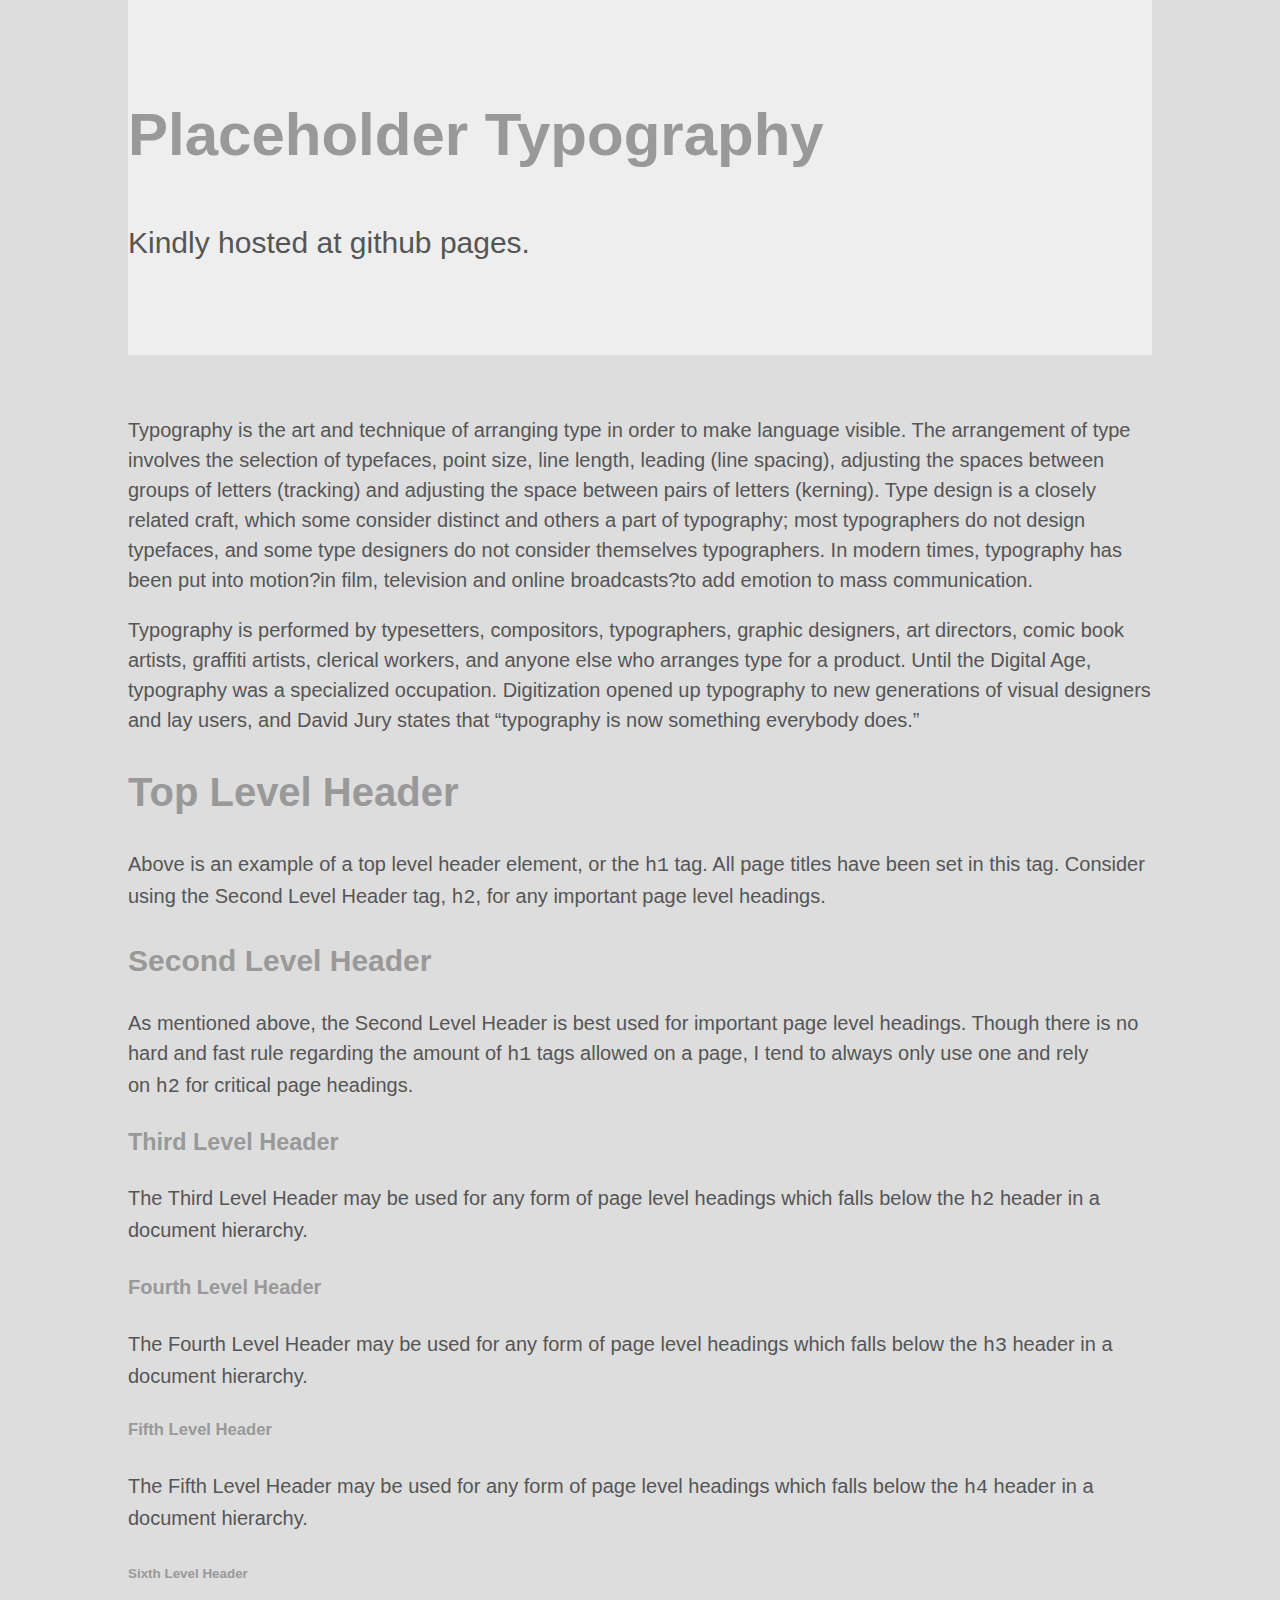
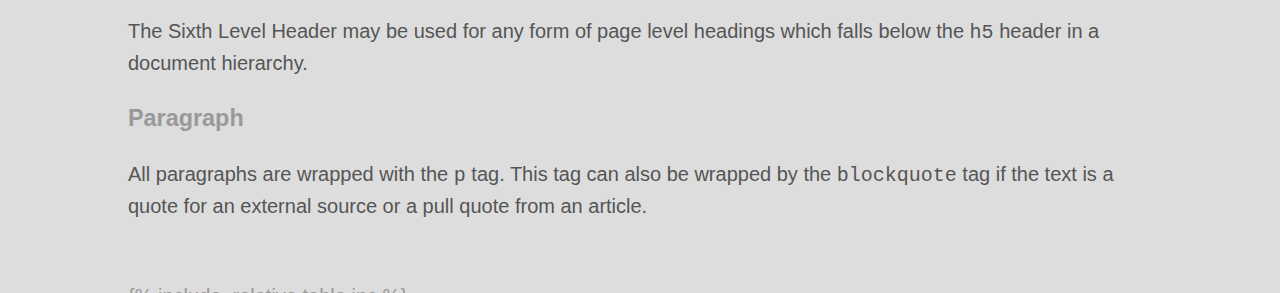
<file: index.html>
<!DOCTYPE html>
<html>
<head>
<title>Placeholder</title>
<meta name="viewport" content="width=480">
<style>

:first-child {
	margin-top: 0;
}

:last-child {
	margin-bottom: 0;
}

body {
	background: #ddd;
	color: #999;
	font-family: Helvetica, sans-serif;
	font-size: 20px;
	line-height: 1.5;
	margin: 0 auto;
	width: 80%;
	max-width: 1200px;
}

p {
	color: #555;
}

img {
	display: block;
	margin: 0 auto;
}

header {
	font-size: 1.5em;
	padding: 3em 0;
	background: #eee;
}

blockquote {
	padding: 1em;
	background: rgba(255,255,255,0.6);
	margin: 0;
}

article {
	padding: 3em 0;
}

</style>
</head>
	
<body>

<header>
	<h1 class="entry-title">Placeholder Typography</h1>
	<p>Kindly hosted at github pages.</p>
</header>

<article>
	
	<p class="intro">Typography is the art and technique of arranging type in order to make language visible. The arrangement of type involves the selection of typefaces, point size, line length, leading (line spacing), adjusting the spaces between groups of letters (tracking) and adjusting the space between pairs of letters (kerning). Type design is a closely related craft, which some consider distinct and others a part of typography; most typographers do not design typefaces, and some type designers do not consider themselves typographers. In modern times, typography has been put into motion?in film, television and online broadcasts?to add emotion to mass communication.</p>
	<p>Typography is performed by typesetters, compositors, typographers, graphic designers, art directors, comic book artists, graffiti artists, clerical workers, and anyone else who arranges type for a product. Until the Digital Age, typography was a specialized occupation. Digitization opened up typography to new generations of visual designers and lay users, and David Jury states that &#8220;typography is now something everybody does.&#8221;</p>
	<h1>Top Level Header</h1>
	<p>Above is an example of a top level header element, or the <code>h1</code> tag. All page titles have been set in this tag. Consider using the Second Level Header tag, <code>h2</code>, for any important page level headings.</p>
	<h2>Second Level Header</h2>
	<p>As mentioned above, the Second Level Header is best used for important page level headings. Though there is no hard and fast rule regarding the amount of <code>h1</code> tags allowed on a page, I tend to always only use one and rely on <code>h2</code> for critical page headings.</p>
	<h3>Third Level Header</h3>
	<p>The Third Level Header may be used for any form of page level headings which falls below the <code>h2</code> header in a document hierarchy.</p>
	<h4>Fourth Level Header</h4>
	<p>The Fourth Level Header may be used for any form of page level headings which falls below the <code>h3</code> header in a document hierarchy.</p>
	<h5>Fifth Level Header</h5>
	<p>The Fifth Level Header may be used for any form of page level headings which falls below the <code>h4</code> header in a document hierarchy.</p>
	<h6>Sixth Level Header</h6>
	<p>The Sixth Level Header may be used for any form of page level headings which falls below the <code>h5</code> header in a document hierarchy.</p>
	<h3>Paragraph</h3>
	<p>All paragraphs are wrapped with the <code>p</code> tag. This tag can also be wrapped by the <code>blockquote</code> tag if the text is a quote for an external source or a pull quote from an article.</p>
	
</article>

{% include_relative table.inc %}

</body>
</html>
</file>
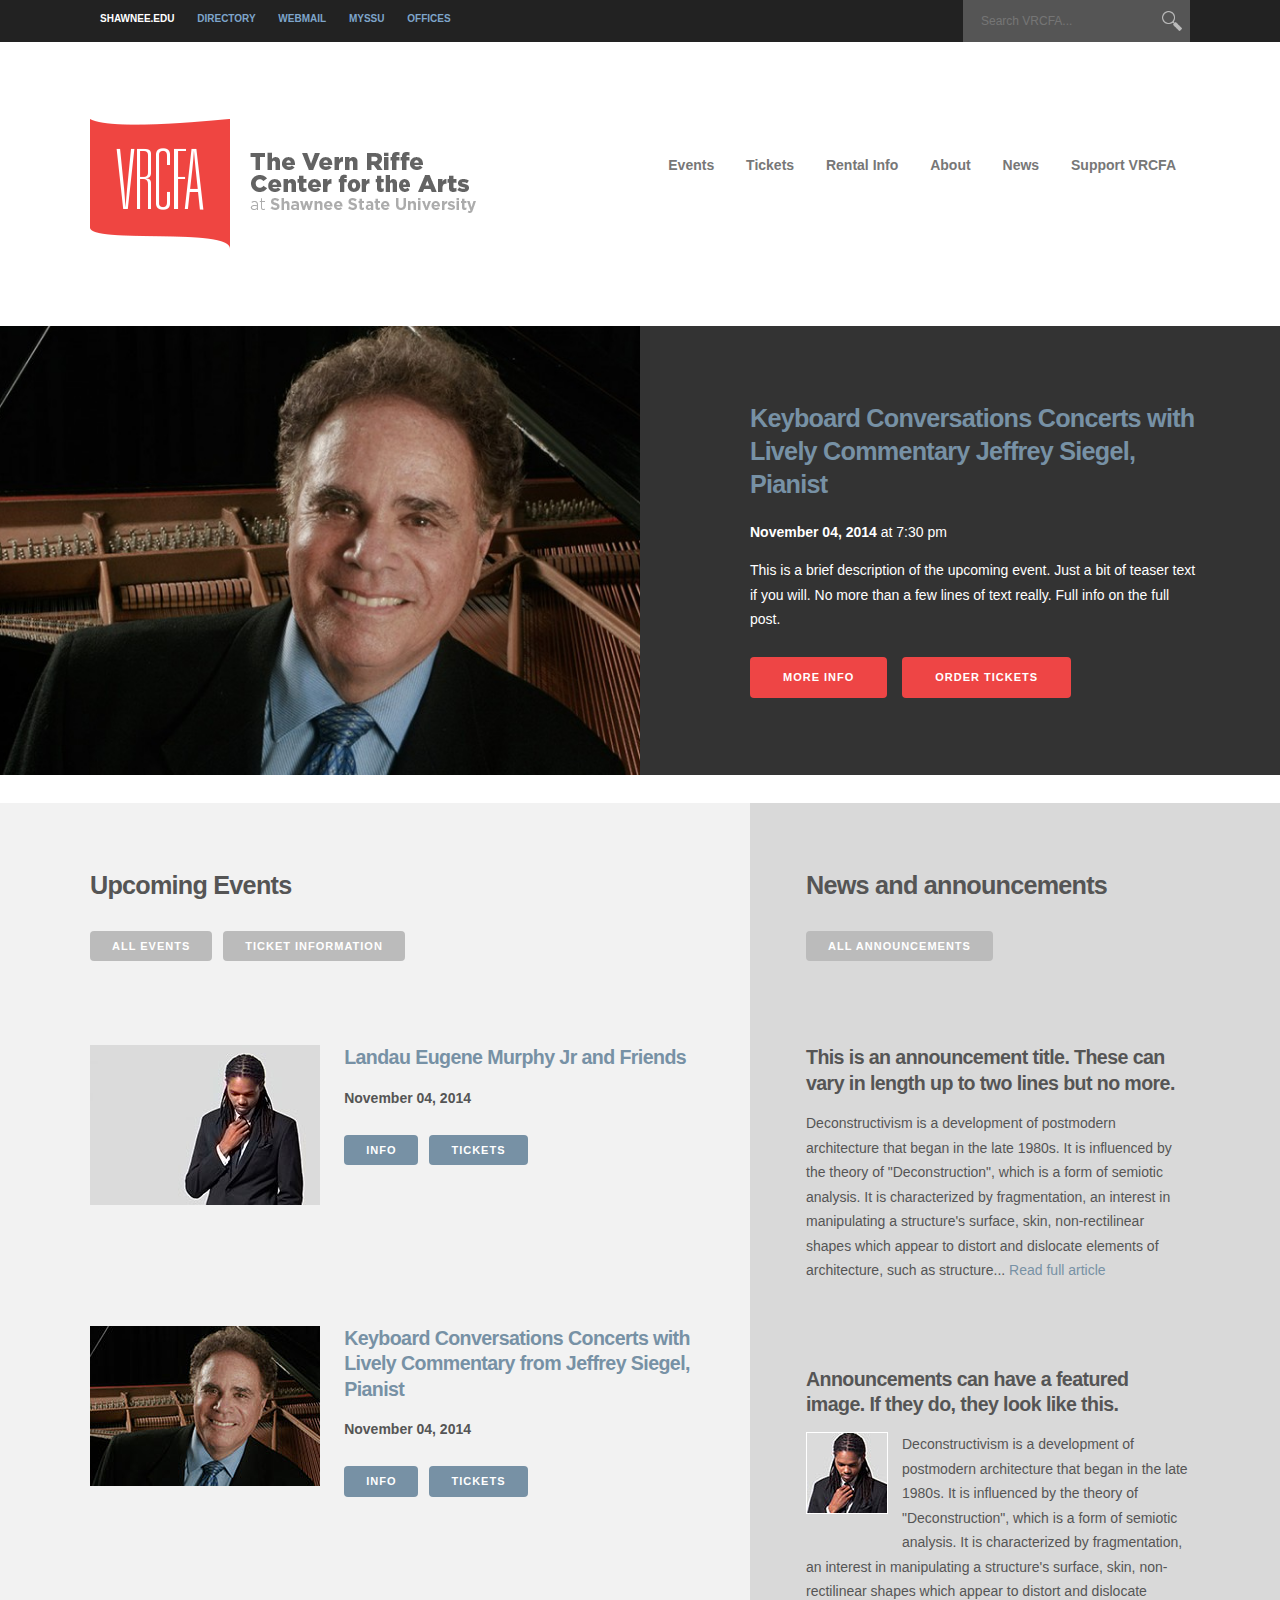
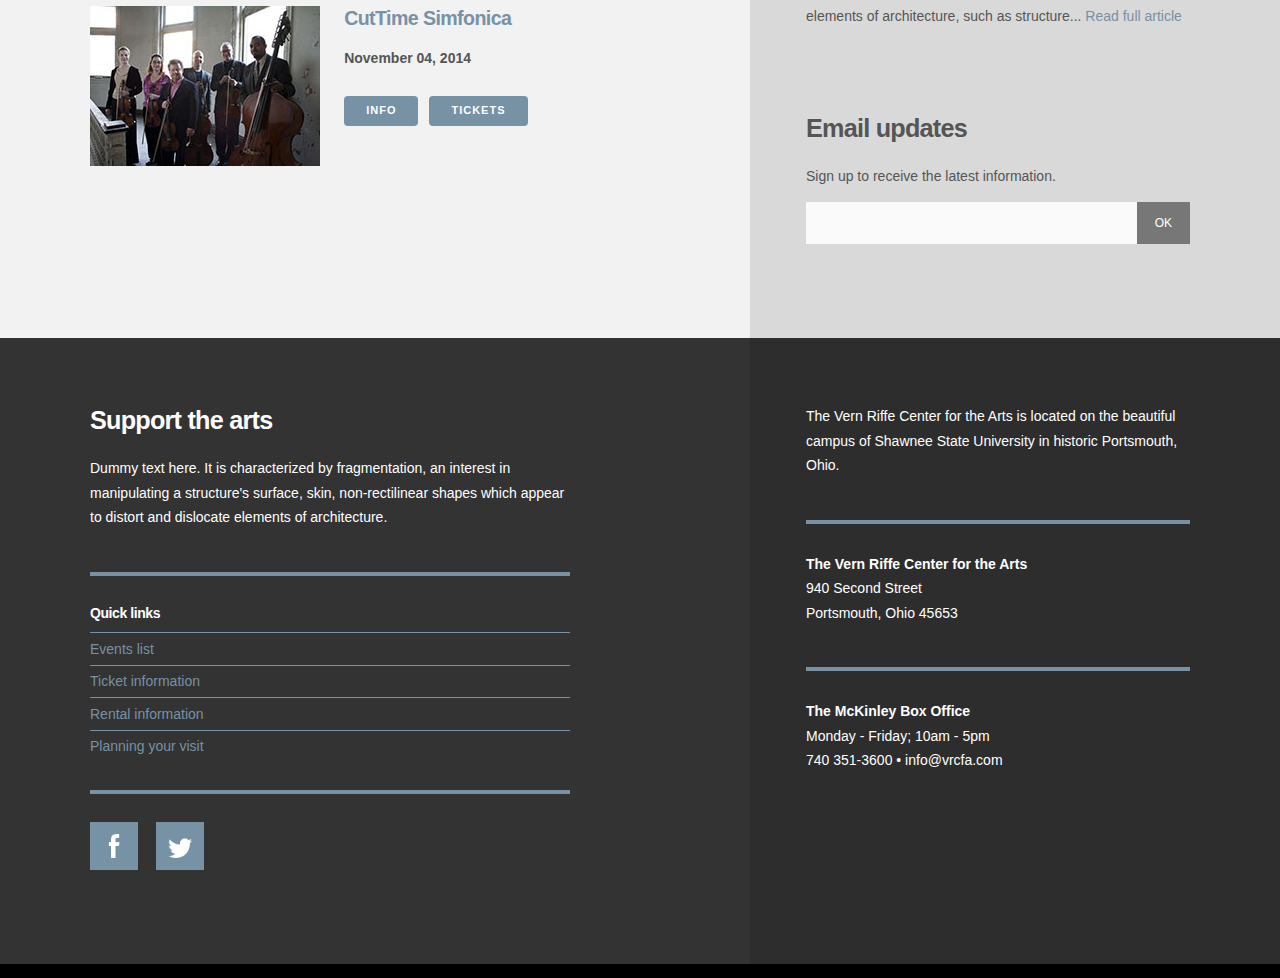
<file: vrcfa/index.html>
<!DOCTYPE html>
<html>
<head>
	<title>Local VRCFA Mockup</title>
	<meta name="viewport" content="width=480">
	<link rel="stylesheet" href="css/base.css">
	<link rel="stylesheet" href="css/norm.css">
	<link rel="stylesheet" href="css/html.css">
	<link rel="stylesheet" href="css/main.css">
	<script src="inc/csi.js"></script>
</head>
<body class="home">


<div data-include="inc/top.html"></div>
<div id="page" class="wrap">
<div data-include="inc/header.html"></div>


<div id="hero" class="event clear">

	<!-- <?php $hero = "images/keyboard-conversations.jpg"; ?> -->

	<figure style="background-image: url(images/keyboard-conversations.jpg);">
		<img src="images/keyboard-conversations.jpg">
	</figure>
	
	<article>
		<h3 class="title"><a href="single-event-1.html">Keyboard Conversations Concerts with Lively Commentary Jeffrey Siegel, Pianist</a></h3>
		<p class="meta date"><strong>November 04, 2014</strong> at 7:30 pm</p>
		<p>This is a brief description of the upcoming event. Just a bit of teaser text if you will. No more than a few lines of text really. Full info on the full post.</p>
		<nav><a href="single-event-1.html" class="button info big">More Info</a> <a href="#" class="button purchase big">Order Tickets</a></nav>
	</article>

</div><!-- hero -->



<main id="content">
<div class="row sections">

	<section class="events">
	
		<header>
			<h3>Upcoming Events</h3>
			<nav><a href="events.html" class="button">All events</a><a href="#" class="button">ticket information</a></nav>
		</header>
		
		<div class="post event slat">
			<figure>
				<img src="images/landau-murphy-thumb.jpg">
			</figure>
			<article>
				<h4 class="title"><a href="single-event-1.html">Landau Eugene Murphy Jr and Friends</a></h4>
				<p class="meta date"><strong>November 04, 2014</strong></p>
				<nav><a href="single-event-1.html" class="button">Info</a><a href="#" class="button">Tickets</a></nav>
			</article>
		</div><!-- event teaser -->
	
		<div class="post event slat">
			<figure>
				<img src="images/keyboard-conversations-thumb.jpg">
			</figure>
			<article>
				<h4 class="title"><a href="single-event-1.html">Keyboard Conversations Concerts with Lively Commentary from Jeffrey Siegel, Pianist</a></h4>
				<p class="meta date"><strong>November 04, 2014</strong></p>
				<nav><a href="single-event-1.html" class="button">Info</a><a href="#" class="button">Tickets</a></nav>
			</article>
		</div><!-- event teaser -->
	
		<div class="post event slat">
			<figure>
				<img src="images/cuttime-simfonica-thumb.jpg">
			</figure>
			<article>
				<h4 class="title"><a href="single-event-1.html">CutTime Simfonica</a></h4>
				<p class="meta date"><strong>November 04, 2014</strong></p>
				<nav><a href="single-event-1.html" class="button">Info</a><a href="#" class="button">Tickets</a></nav>
			</article>
		</div><!-- event teaser -->
	
	</section><!-- events -->
	
	<section class="excerpts">
		
		<header>
			<h3>News and announcements</h3>
			<nav><a href="#" class="button">All announcements</a></nav>
		</header>
		
		<div class="post">
			<h4 class="title">This is an announcement title. These can vary in length up to two lines but no more.</h4>
			<article>
				<p>Deconstructivism is a development of postmodern architecture that began in the late 1980s. It is influenced by the theory of "Deconstruction", which is a form of semiotic analysis. It is characterized by fragmentation, an interest in manipulating a structure's surface, skin, non-rectilinear shapes which appear to distort and dislocate elements of architecture, such as structure... <a href="#" class="more">Read full article</a></p>
			</article>
		</div><!-- post -->
		
		<div class="post">
			<h4 class="title">Announcements can have a featured image. If they do, they look like this.</h4>
			<figure>
				<img src="images/landau-murphy-icon.jpg">
			</figure>
			<article>
				<p>Deconstructivism is a development of postmodern architecture that began in the late 1980s. It is influenced by the theory of "Deconstruction", which is a form of semiotic analysis. It is characterized by fragmentation, an interest in manipulating a structure's surface, skin, non-rectilinear shapes which appear to distort and dislocate elements of architecture, such as structure... <a href="#" class="more">Read full article</a></p>
			</article>
		</div><!-- post -->
		
		<div class="widget newsletter post">
			<h3 class="title">Email updates</h3>
			<p class="subtitle">Sign up to receive the latest information.</p>
			<form class="newsletter-form simple" action="#">
				<input type="submit" value="Ok">
				<label for="email-text"><span class="screen-reader-text">Email address:</span>
					<input type="text" id="email-text" value="">
				</label>
			</form>
		</div><!-- widget -->
		
	</section><!-- announcements -->

</div><!-- row -->
</main>



<div data-include="inc/footer.html"></div>
</div><!-- page.wrap -->



</body>
</html>
</file>
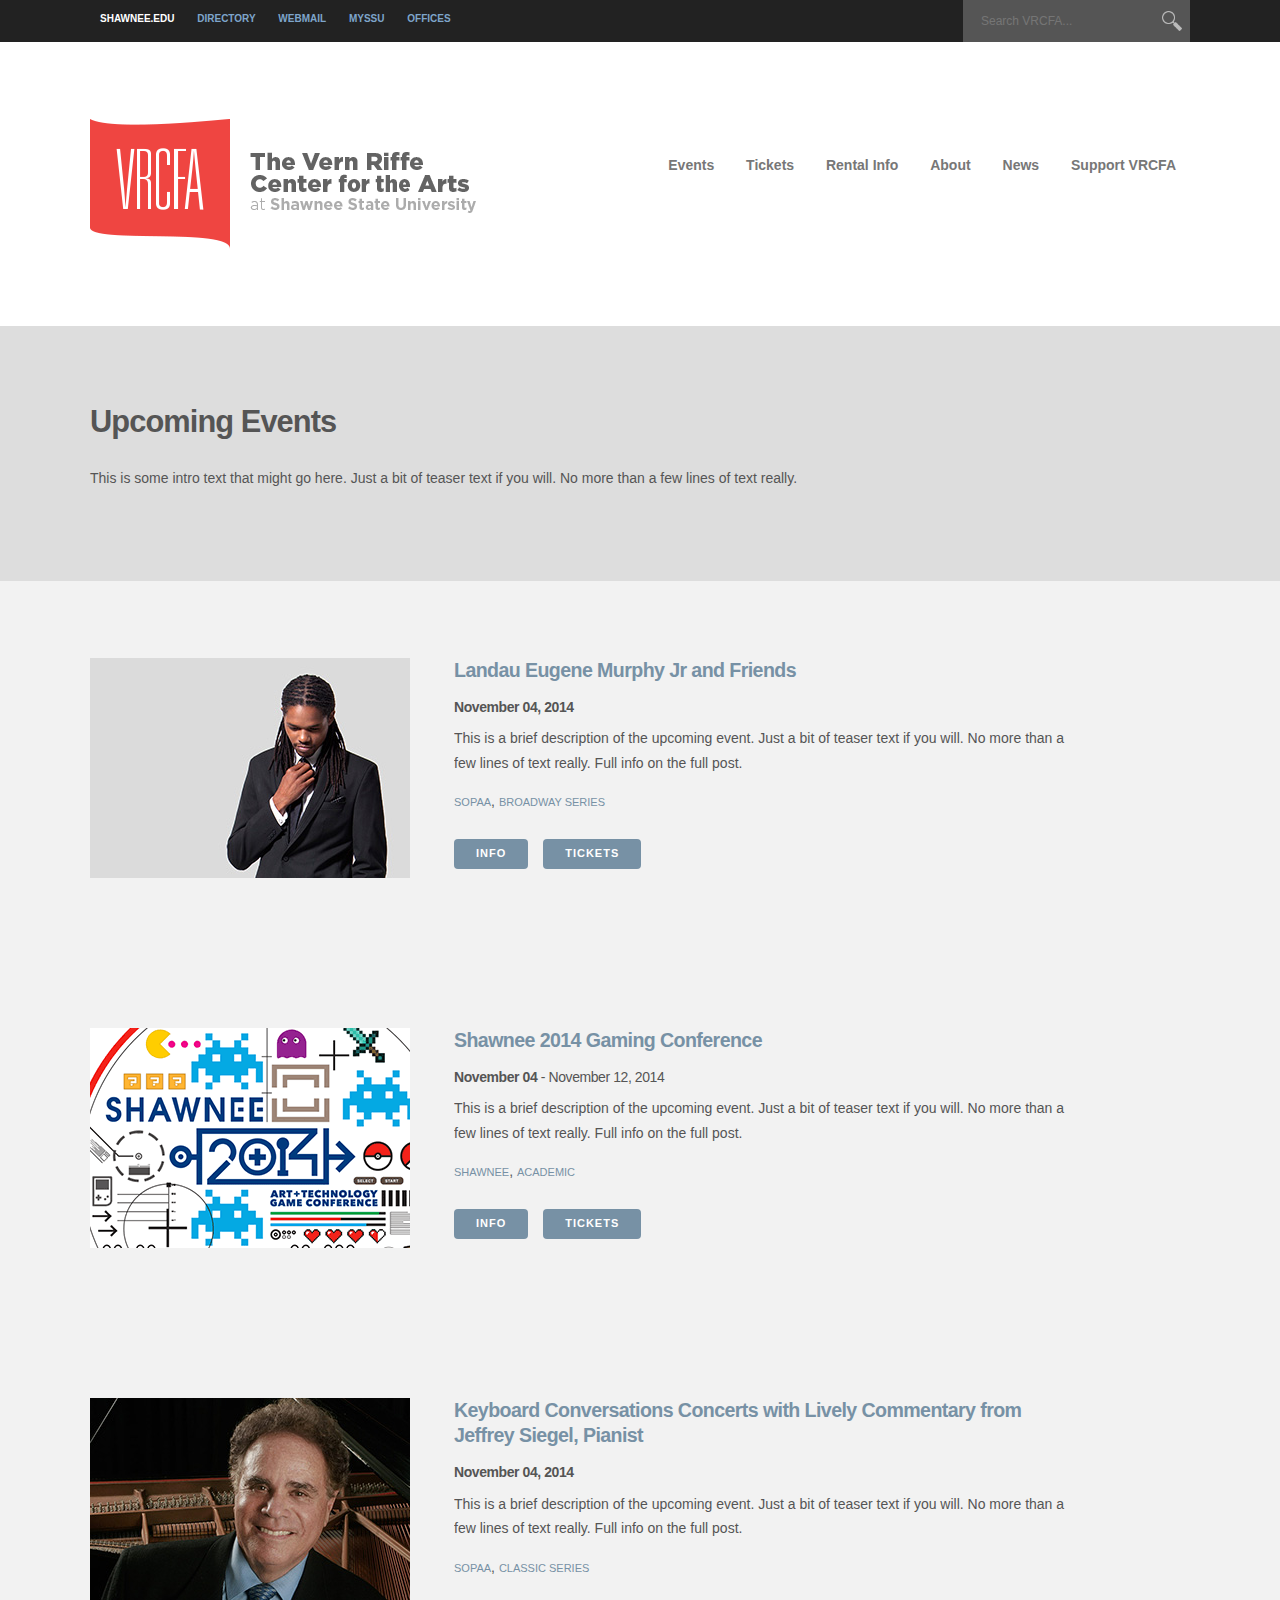
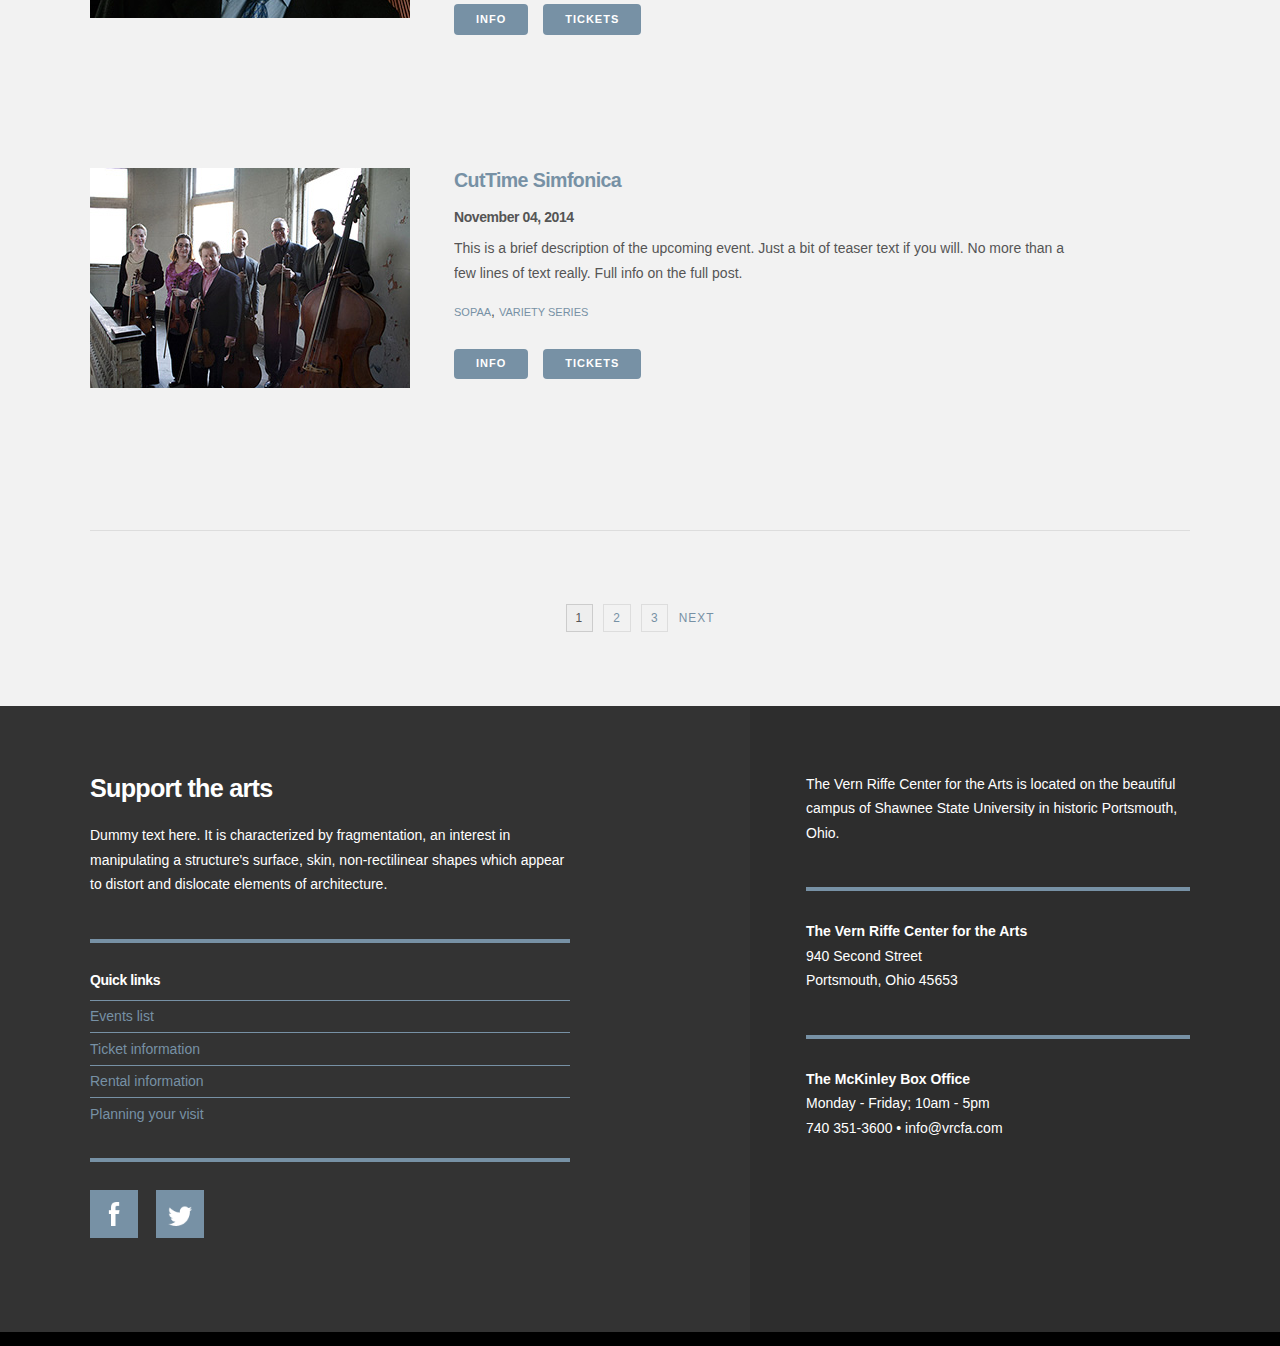
<file: vrcfa/events.html>
<!DOCTYPE html>
<html>
<head>
	<title>Local VRCFA Mockup</title> 
	<meta name="viewport" content="width=480">
	<link rel="stylesheet" href="css/base.css">
	<link rel="stylesheet" href="css/norm.css">
	<link rel="stylesheet" href="css/html.css">
	<link rel="stylesheet" href="css/main.css">
	<script src="inc/csi.js"></script>
</head>
<body class="">


<div data-include="inc/top.html"></div>
<div id="page" class="wrap">
<div data-include="inc/header.html"></div>
<!-- Start Main Content -->


<main id="content" class="archive events">
	
	<header>
	<div class="row">
		<h2>Upcoming Events</h2>
		<p>This is some intro text that might go here. Just a bit of teaser text if you will. No more than a few lines of text really.</p>
	</div>
	</header>
	
	<section class="row">
			
		<div class="post event slat">
			<figure>
				<img src="images/landau-murphy-medium.jpg">
			</figure>
			<article>
				<h4 class="title"><a href="single-event-1.html">Landau Eugene Murphy Jr and Friends</a></h4>
				<h5 class="meta date">November 04, 2014</h5>
				<p>This is a brief description of the upcoming event. Just a bit of teaser text if you will. No more than a few lines of text really. Full info on the full post.</p>
				<p class="meta categories"><a href="#">SOPAA</a>, <a href="#">Broadway Series</a></p>
				<nav><a href="single-event-1.html" class="button">Info</a> <a href="#" class="button">Tickets</a></nav>
			</article>
		</div><!-- event teaser -->
	
		<div class="post event slat">
			<figure>
				<img src="images/s2014-medium.png">
			</figure>
			<article>
				<h4 class="title"><a href="single-event-1.html">Shawnee 2014 Gaming Conference</a></h4>
				<h5 class="meta date">November 04<span class="end"> - November 12, 2014</span></h5>
				<p>This is a brief description of the upcoming event. Just a bit of teaser text if you will. No more than a few lines of text really. Full info on the full post.</p>
				<p class="meta categories"><a href="#">Shawnee</a>, <a href="#">Academic</a></p>
				<nav><a href="single-event-1.html" class="button">Info</a> <a href="#" class="button">Tickets</a></nav>
			</article>
		</div><!-- event teaser -->
	
		<div class="post event slat">
			<figure>
				<img src="images/keyboard-conversations-medium.jpg">
			</figure>
			<article>
				<h4 class="title"><a href="single-event-1.html">Keyboard Conversations Concerts with Lively Commentary from Jeffrey Siegel, Pianist</a></h4>
				<h5 class="meta date">November 04, 2014</h5>
				<p>This is a brief description of the upcoming event. Just a bit of teaser text if you will. No more than a few lines of text really. Full info on the full post.</p>
				<p class="meta categories"><a href="#">SOPAA</a>, <a href="#">Classic Series</a></p>
				<nav><a href="single-event-1.html" class="button">Info</a> <a href="#" class="button">Tickets</a></nav>
			</article>
		</div><!-- event teaser -->
	
		<div class="post event slat">
			<figure>
				<img src="images/cuttime-simfonica-medium.jpg">
			</figure>
			<article>
				<h4 class="title"><a href="single-event-1.html">CutTime Simfonica</a></h4>
				<h5 class="meta date">November 04, 2014</h5>
				<p>This is a brief description of the upcoming event. Just a bit of teaser text if you will. No more than a few lines of text really. Full info on the full post.</p>
				
				<p class="meta categories"><a href="#">SOPAA</a>, <a href="#">Variety Series</a></p>
				<nav><a href="single-event-1.html" class="button">Info</a> <a href="#" class="button">Tickets</a></nav>
			</article>
		</div><!-- event teaser -->

	</section><!-- events -->

	<div class="postnav row">
		<span class='page-numbers current'>1</span>
		<a class='page-numbers' href='#'>2</a>
		<a class='page-numbers' href='#'>3</a>
		<a class="next page-numbers" href="#">Next</a>
	</div>

</main>


<!-- End Main Content -->
<div data-include="inc/footer.html"></div>
</div><!-- page.wrap -->

</body>
</html>
</file>
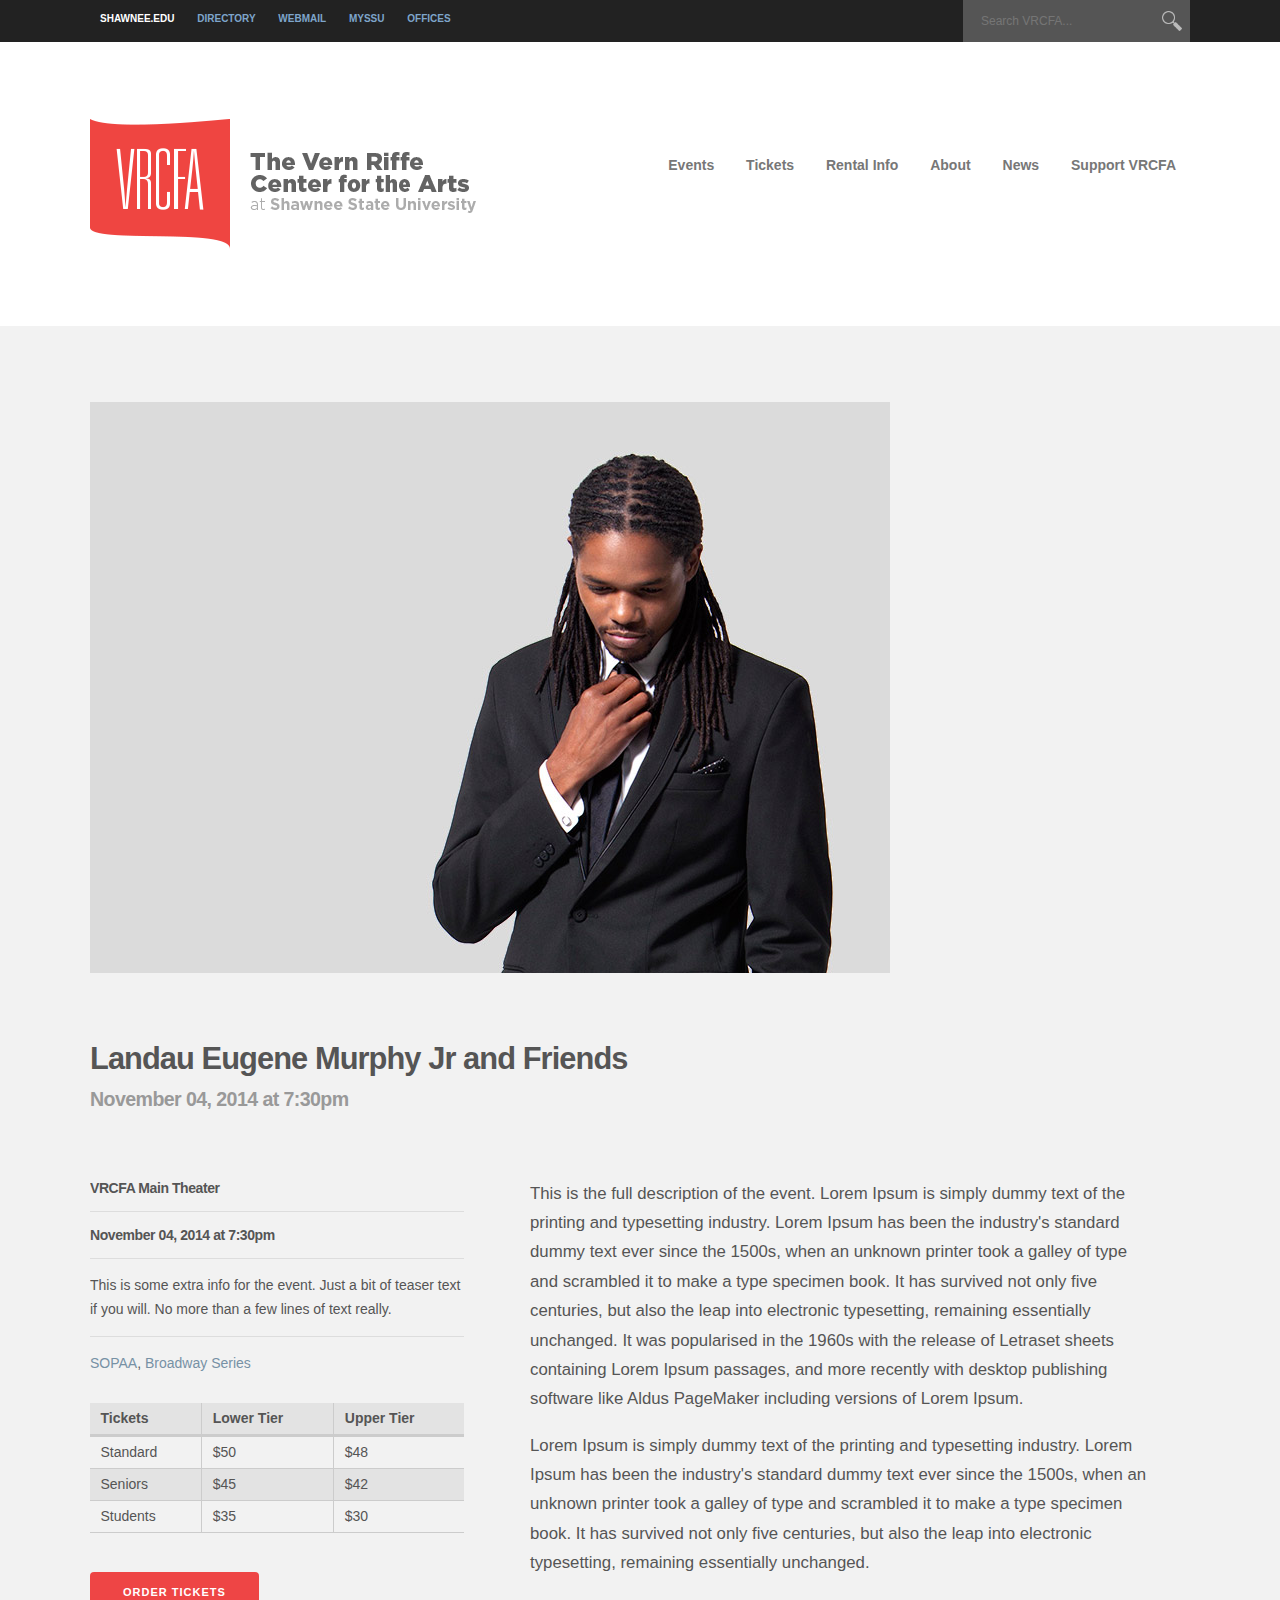
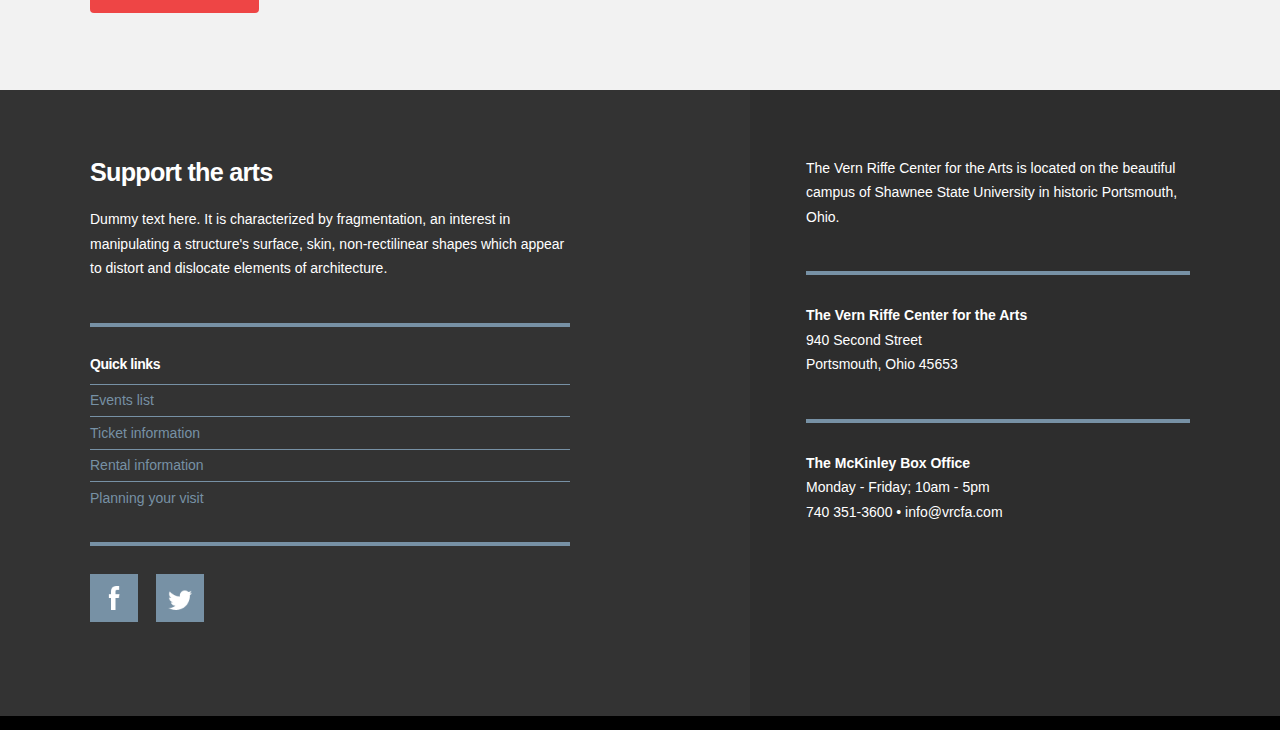
<file: vrcfa/single-event-1.html>
<!DOCTYPE html>
<html>
<head>
	<title>Local VRCFA Mockup</title>
	<meta name="viewport" content="width=480">
	<link rel="stylesheet" href="css/base.css">
	<link rel="stylesheet" href="css/norm.css">
	<link rel="stylesheet" href="css/html.css">
	<link rel="stylesheet" href="css/main.css">
	<script src="inc/csi.js"></script>
</head>
<body class="">


<div data-include="inc/top.html"></div>
<div id="page" class="wrap">
<div data-include="inc/header.html"></div>
<!-- Start Main Content -->


<main id="content" class="single event">
<div class="row">		

	<figure>
		<img src="images/landau-murphy.jpg">
	</figure>
	<header>	
		<h2 class="title">Landau Eugene Murphy Jr and Friends</h2>
		<h4 class="meta date">November 04, 2014 at 7:30pm</h4>
	</header>
	<article class="primary ">
			<p>This is the full description of the event. Lorem Ipsum is simply dummy text of the printing and typesetting industry. Lorem Ipsum has been the industry's standard dummy text ever since the 1500s, when an unknown printer took a galley of type and scrambled it to make a type specimen book. It has survived not only five centuries, but also the leap into electronic typesetting, remaining essentially unchanged. It was popularised in the 1960s with the release of Letraset sheets containing Lorem Ipsum passages, and more recently with desktop publishing software like Aldus PageMaker including versions of Lorem Ipsum.</p>
			<p>Lorem Ipsum is simply dummy text of the printing and typesetting industry. Lorem Ipsum has been the industry's standard dummy text ever since the 1500s, when an unknown printer took a galley of type and scrambled it to make a type specimen book. It has survived not only five centuries, but also the leap into electronic typesetting, remaining essentially unchanged.</p>			
	</article><!-- primary -->
	
	<aside class="secondary">
		<h5 class="meta location">VRCFA Main Theater</h5>
		<h5 class="meta date">November 04, 2014 at 7:30pm</h5>
		<p class="meta notes">This is some extra info for the event. Just a bit of teaser text if you will. No more than a few lines of text really.</p>
		<p class="meta categories"><a href="#">SOPAA</a>, <a href="#">Broadway Series</a></p>

		<div data-include="inc/pricing.html"></div>
		<nav><a href="#" class="button purchase big">Order Tickets</a></nav>

	</aside>

</div><!-- row -->
</main>


<!-- End Main Content -->
<div data-include="inc/footer.html"></div>
</div><!-- page.wrap -->

</body>
</html>
</file>
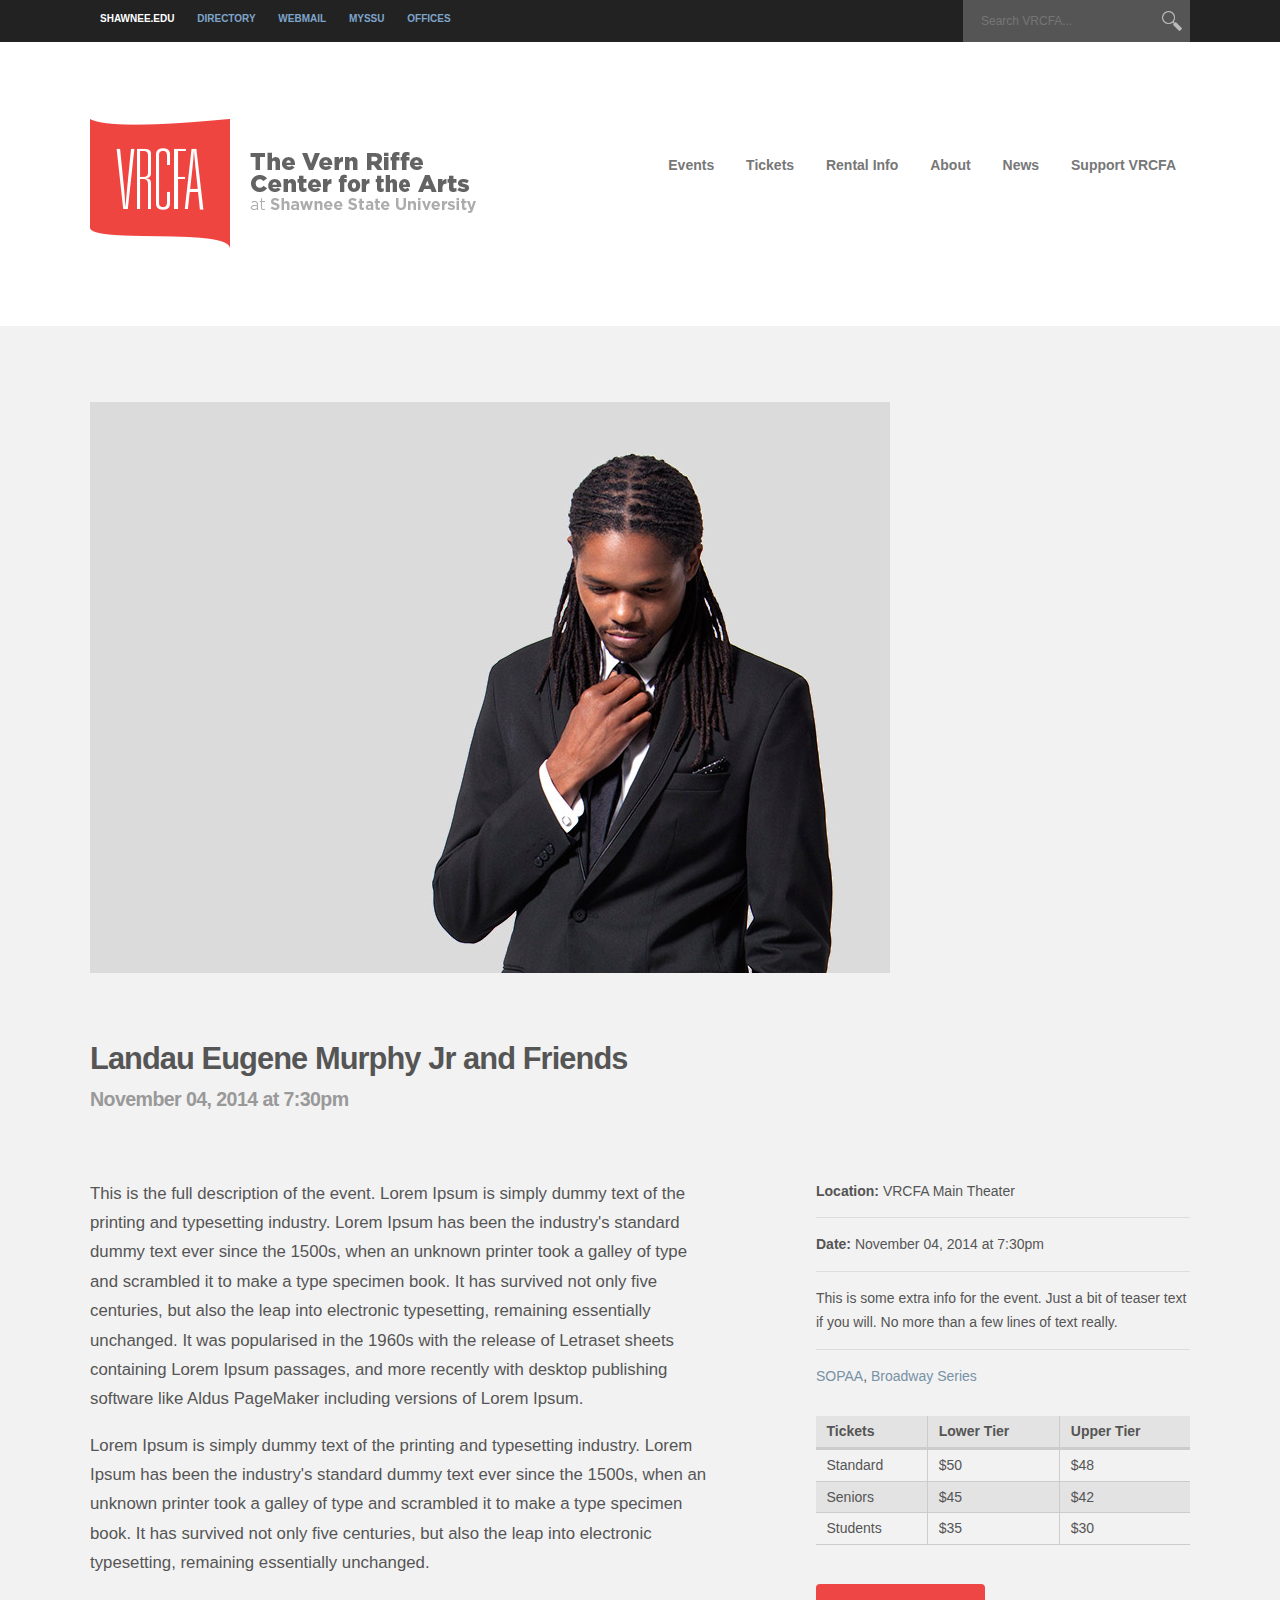
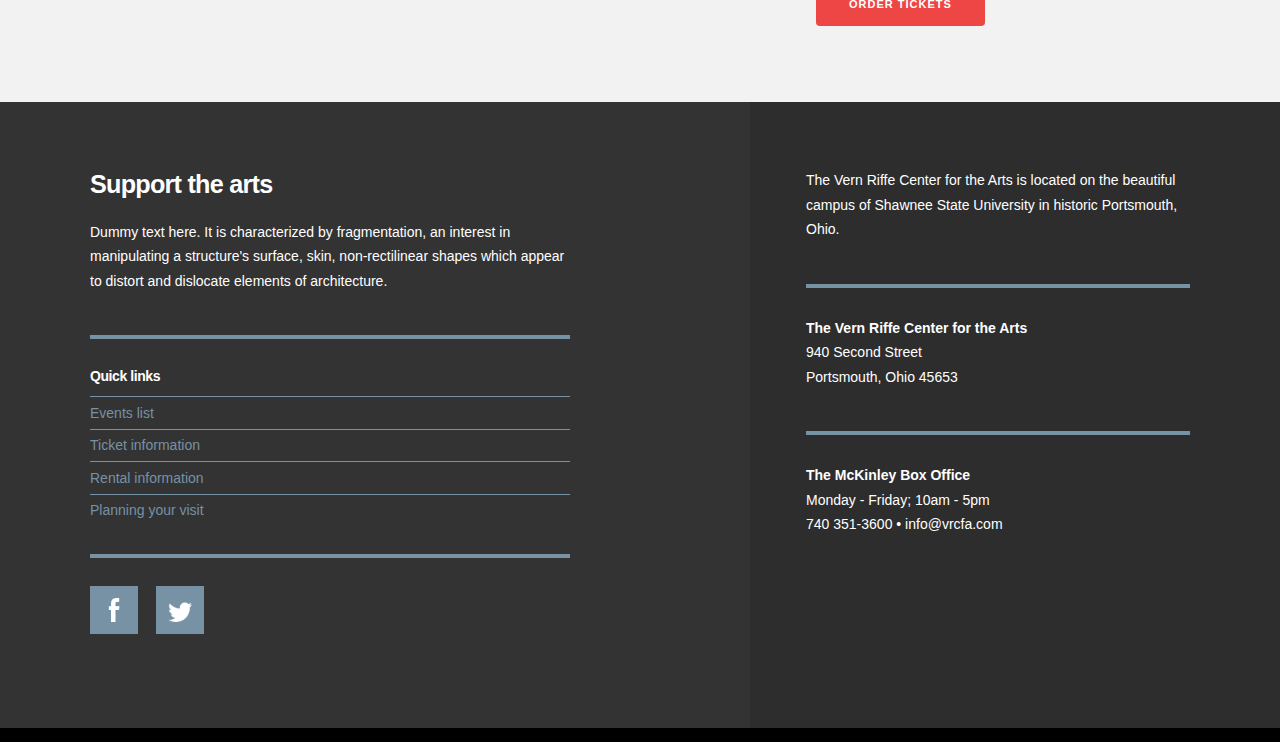
<file: vrcfa/single-event-2.html>
<!DOCTYPE html>
<html>
<head>
	<title>Local VRCFA Mockup</title>
	<meta name="viewport" content="width=480">
	<link rel="stylesheet" href="css/base.css">
	<link rel="stylesheet" href="css/norm.css">
	<link rel="stylesheet" href="css/html.css">
	<link rel="stylesheet" href="css/main.css">
	<script src="inc/csi.js"></script>
</head>
<body class="">


<div data-include="inc/top.html"></div>
<div id="page" class="wrap">
<div data-include="inc/header.html"></div>
<!-- Start Main Content -->


<main id="content" class="single event">
<div class="row">		

	<figure>
		<img src="images/landau-murphy.jpg">
	</figure>
	<header>	
		<h2 class="title">Landau Eugene Murphy Jr and Friends</h2>
		<h4 class="meta date">November 04, 2014 at 7:30pm</h4>
	</header>
	<article class="primary alt">
			<p>This is the full description of the event. Lorem Ipsum is simply dummy text of the printing and typesetting industry. Lorem Ipsum has been the industry's standard dummy text ever since the 1500s, when an unknown printer took a galley of type and scrambled it to make a type specimen book. It has survived not only five centuries, but also the leap into electronic typesetting, remaining essentially unchanged. It was popularised in the 1960s with the release of Letraset sheets containing Lorem Ipsum passages, and more recently with desktop publishing software like Aldus PageMaker including versions of Lorem Ipsum.</p>
			<p>Lorem Ipsum is simply dummy text of the printing and typesetting industry. Lorem Ipsum has been the industry's standard dummy text ever since the 1500s, when an unknown printer took a galley of type and scrambled it to make a type specimen book. It has survived not only five centuries, but also the leap into electronic typesetting, remaining essentially unchanged.</p>
	</article><!-- primary -->
	
	<aside class="secondary">
		<p class="meta location"><strong>Location: </strong>VRCFA Main Theater</p>
		<p class="meta date"><strong>Date: </strong>November 04, 2014 at 7:30pm</p>
		<p class="meta notes">This is some extra info for the event. Just a bit of teaser text if you will. No more than a few lines of text really.</p>
		<p class="meta categories"><a href="#">SOPAA</a>, <a href="#">Broadway Series</a></p>
			<div data-include="inc/pricing.html"></div>
		<nav><a href="#" class="button purchase big">Order Tickets</a></nav>
	</aside>

</div><!-- row -->
</main>


<!-- End Main Content -->
<div data-include="inc/footer.html"></div>
</div><!-- page.wrap -->

</body>
</html>
</file>
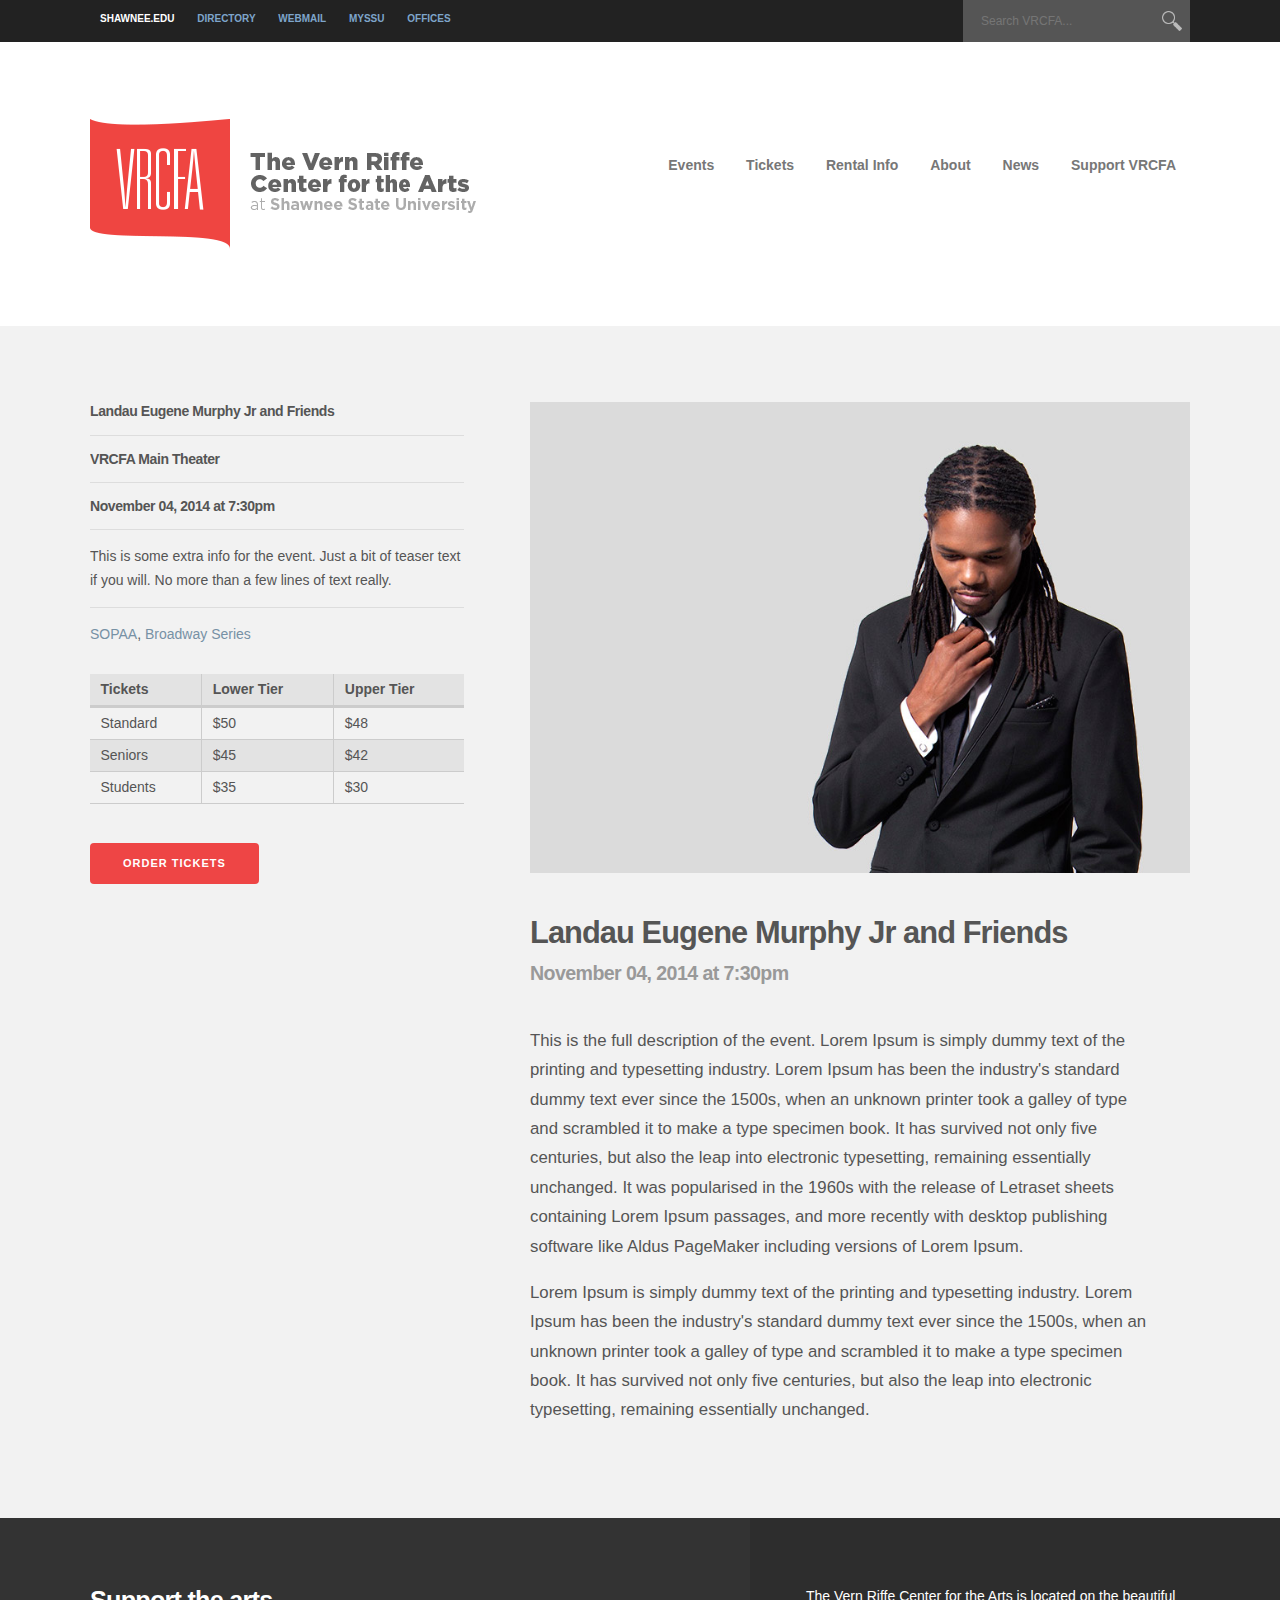
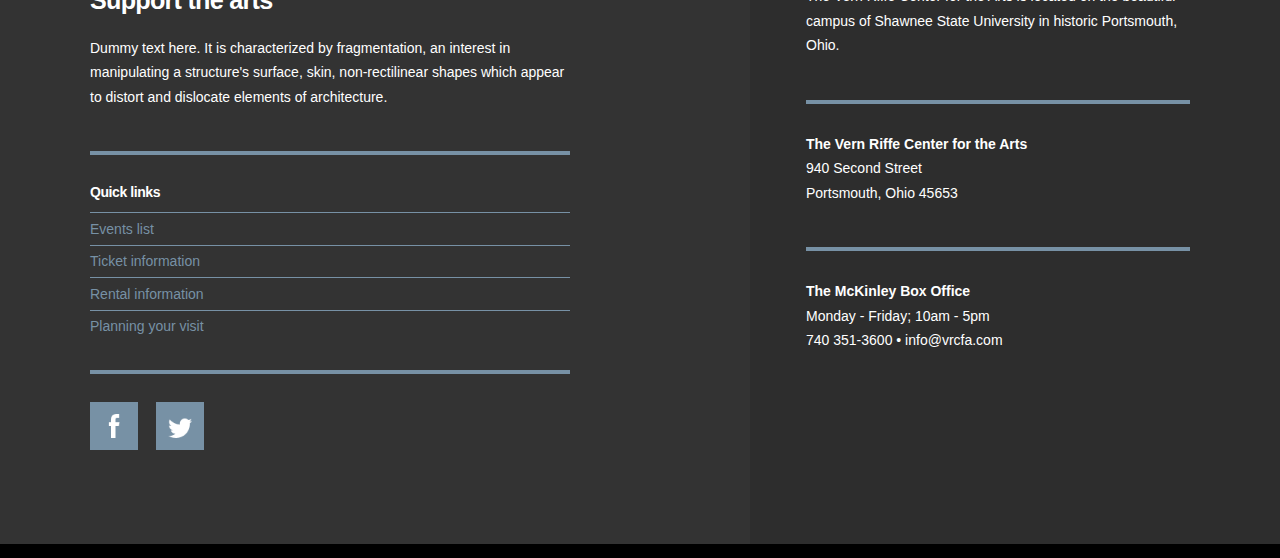
<file: vrcfa/single-event-3.html>
<!DOCTYPE html>
<html>
<head>
	<title>Local VRCFA Mockup</title>
	<meta name="viewport" content="width=480">
	<link rel="stylesheet" href="css/base.css">
	<link rel="stylesheet" href="css/norm.css">
	<link rel="stylesheet" href="css/html.css">
	<link rel="stylesheet" href="css/main.css">
	<script src="inc/csi.js"></script>
</head>
<body class="">


<div data-include="inc/top.html"></div>
<div id="page" class="wrap">
<div data-include="inc/header.html"></div>
<!-- Start Main Content -->


<main id="content" class="single event">
<div class="row">		

	<article class="primary ">
	<figure>
		<img src="images/landau-murphy.jpg">
	</figure>
	<header>	
		<h2 class="title">Landau Eugene Murphy Jr and Friends</h2>
		<h4 class="meta date">November 04, 2014 at 7:30pm</h4>
	</header>
			<p>This is the full description of the event. Lorem Ipsum is simply dummy text of the printing and typesetting industry. Lorem Ipsum has been the industry's standard dummy text ever since the 1500s, when an unknown printer took a galley of type and scrambled it to make a type specimen book. It has survived not only five centuries, but also the leap into electronic typesetting, remaining essentially unchanged. It was popularised in the 1960s with the release of Letraset sheets containing Lorem Ipsum passages, and more recently with desktop publishing software like Aldus PageMaker including versions of Lorem Ipsum.</p>
			<p>Lorem Ipsum is simply dummy text of the printing and typesetting industry. Lorem Ipsum has been the industry's standard dummy text ever since the 1500s, when an unknown printer took a galley of type and scrambled it to make a type specimen book. It has survived not only five centuries, but also the leap into electronic typesetting, remaining essentially unchanged.</p>
	</article><!-- primary -->
	
	<aside class="secondary">
		<h5 class="meta title">Landau Eugene Murphy Jr and Friends</h5>
		<h5 class="meta location">VRCFA Main Theater</h5>
		<h5 class="meta date">November 04, 2014 at 7:30pm</h5>
		<p class="meta notes">This is some extra info for the event. Just a bit of teaser text if you will. No more than a few lines of text really.</p>
		<p class="meta categories"><a href="#">SOPAA</a>, <a href="#">Broadway Series</a></p>
		<div data-include="inc/pricing.html"></div>
		<nav><a href="#" class="button purchase big">Order Tickets</a></nav>
	</aside>

</div><!-- row -->
</main>


<!-- End Main Content -->
<div data-include="inc/footer.html"></div>
</div><!-- page.wrap -->

</body>
</html>
</file>
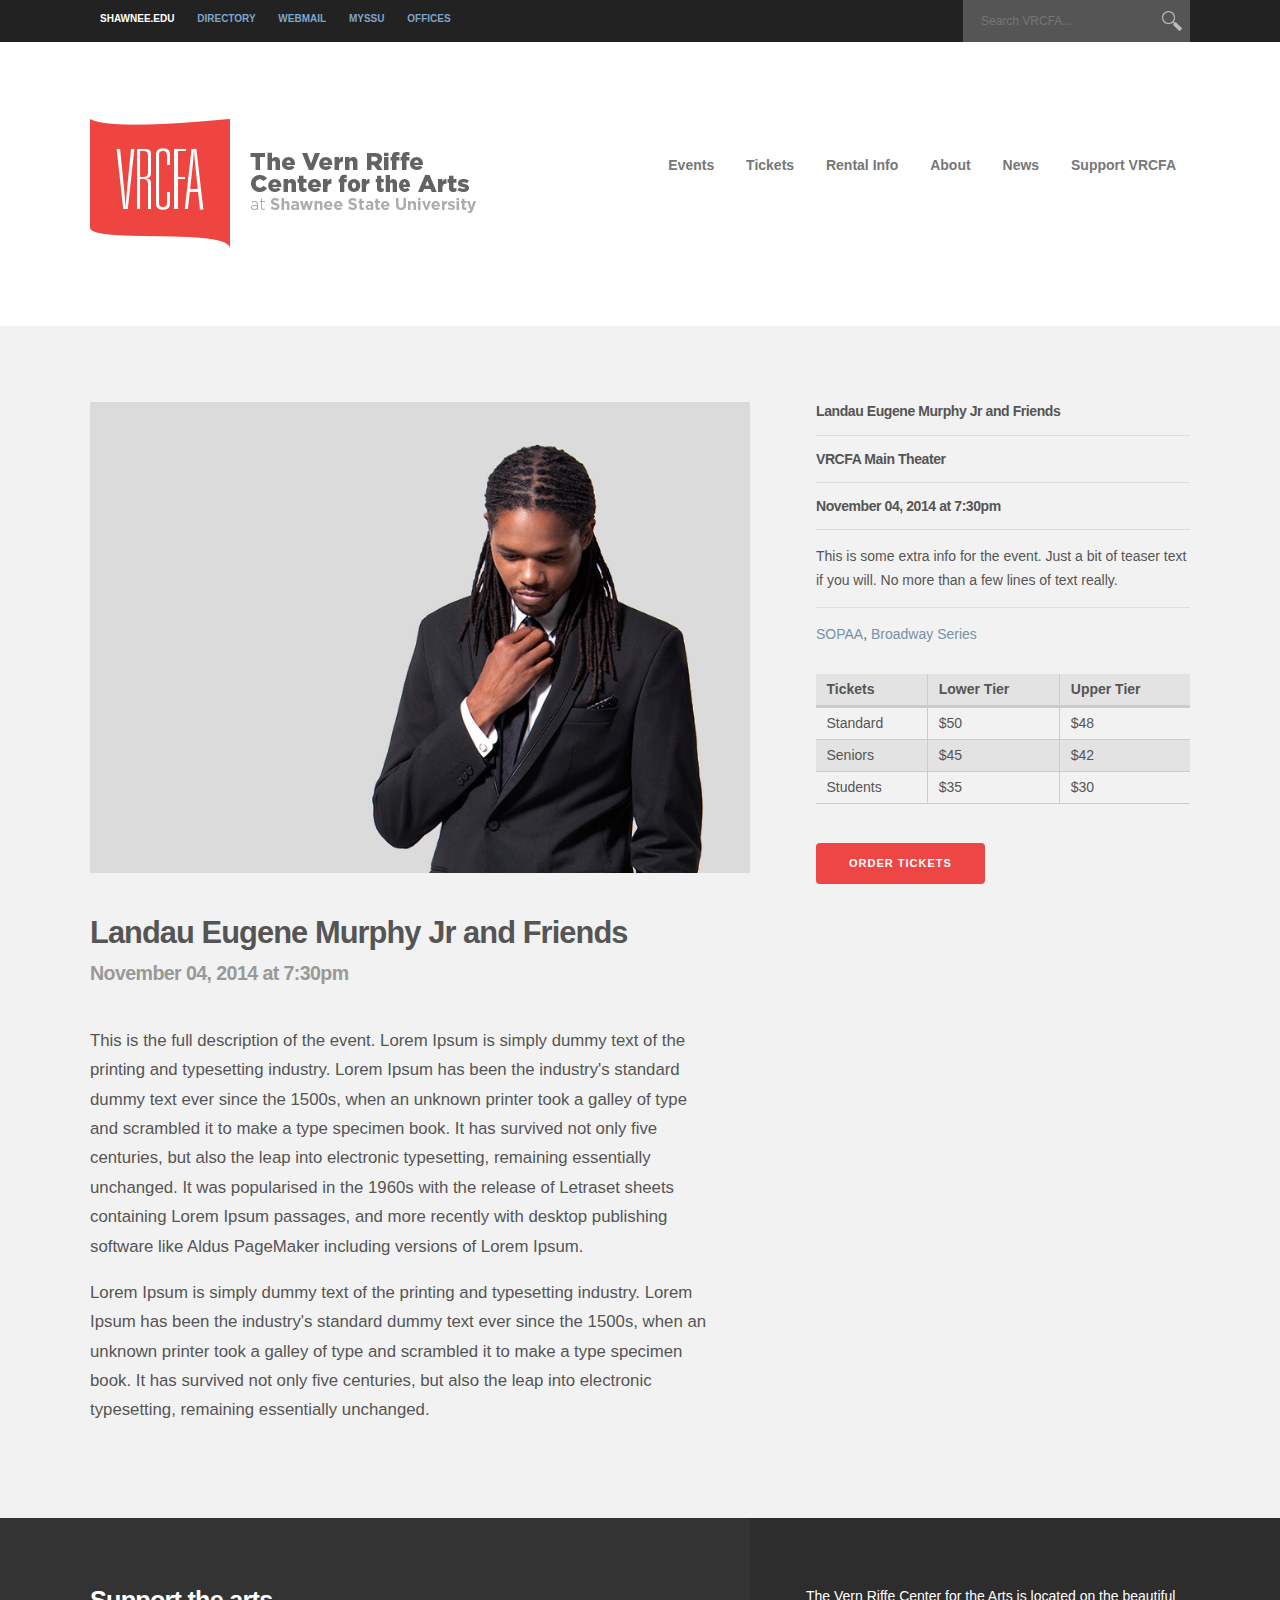
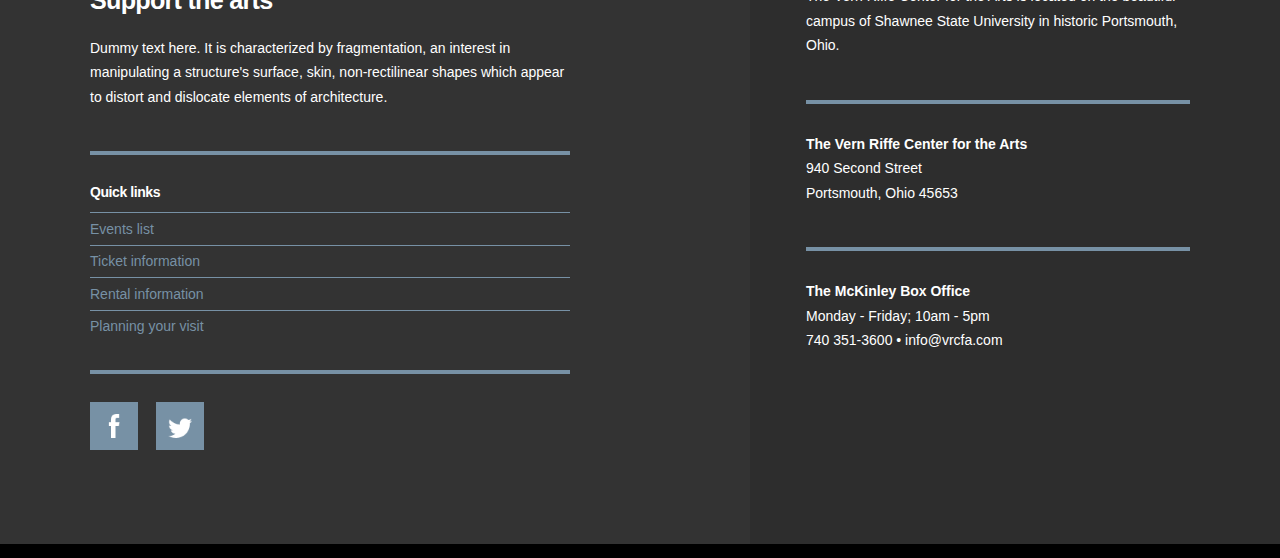
<file: vrcfa/single-event-4.html>
<!DOCTYPE html>
<html>
<head>
	<title>Local VRCFA Mockup</title>
	<meta name="viewport" content="width=480">
	<link rel="stylesheet" href="css/base.css">
	<link rel="stylesheet" href="css/norm.css">
	<link rel="stylesheet" href="css/html.css">
	<link rel="stylesheet" href="css/main.css">
	<script src="inc/csi.js"></script>
</head>
<body class="">


<div data-include="inc/top.html"></div>
<div id="page" class="wrap">
<div data-include="inc/header.html"></div>
<!-- Start Main Content -->


<main id="content" class="single event">
<div class="row">		

	<article class="primary alt">
	<figure>
		<img src="images/landau-murphy.jpg">
	</figure>
	<header>	
		<h2 class="title">Landau Eugene Murphy Jr and Friends</h2>
		<h4 class="meta date">November 04, 2014 at 7:30pm</h4>
	</header>
			<p>This is the full description of the event. Lorem Ipsum is simply dummy text of the printing and typesetting industry. Lorem Ipsum has been the industry's standard dummy text ever since the 1500s, when an unknown printer took a galley of type and scrambled it to make a type specimen book. It has survived not only five centuries, but also the leap into electronic typesetting, remaining essentially unchanged. It was popularised in the 1960s with the release of Letraset sheets containing Lorem Ipsum passages, and more recently with desktop publishing software like Aldus PageMaker including versions of Lorem Ipsum.</p>
			<p>Lorem Ipsum is simply dummy text of the printing and typesetting industry. Lorem Ipsum has been the industry's standard dummy text ever since the 1500s, when an unknown printer took a galley of type and scrambled it to make a type specimen book. It has survived not only five centuries, but also the leap into electronic typesetting, remaining essentially unchanged.</p>
	</article><!-- primary -->
	
	<aside class="secondary">
		<h5 class="meta title">Landau Eugene Murphy Jr and Friends</h5>
		<h5 class="meta location">VRCFA Main Theater</h5>
		<h5 class="meta date">November 04, 2014 at 7:30pm</h5>
		<p class="meta notes">This is some extra info for the event. Just a bit of teaser text if you will. No more than a few lines of text really.</p>
		<p class="meta categories"><a href="#">SOPAA</a>, <a href="#">Broadway Series</a></p>
		
		<div data-include="inc/pricing.html"></div>
		<nav><a href="#" class="button purchase big">Order Tickets</a></nav>
	</aside>

</div><!-- row -->
</main>


<!-- End Main Content -->
<div data-include="inc/footer.html"></div>
</div><!-- page.wrap -->

</body>
</html>
</file>
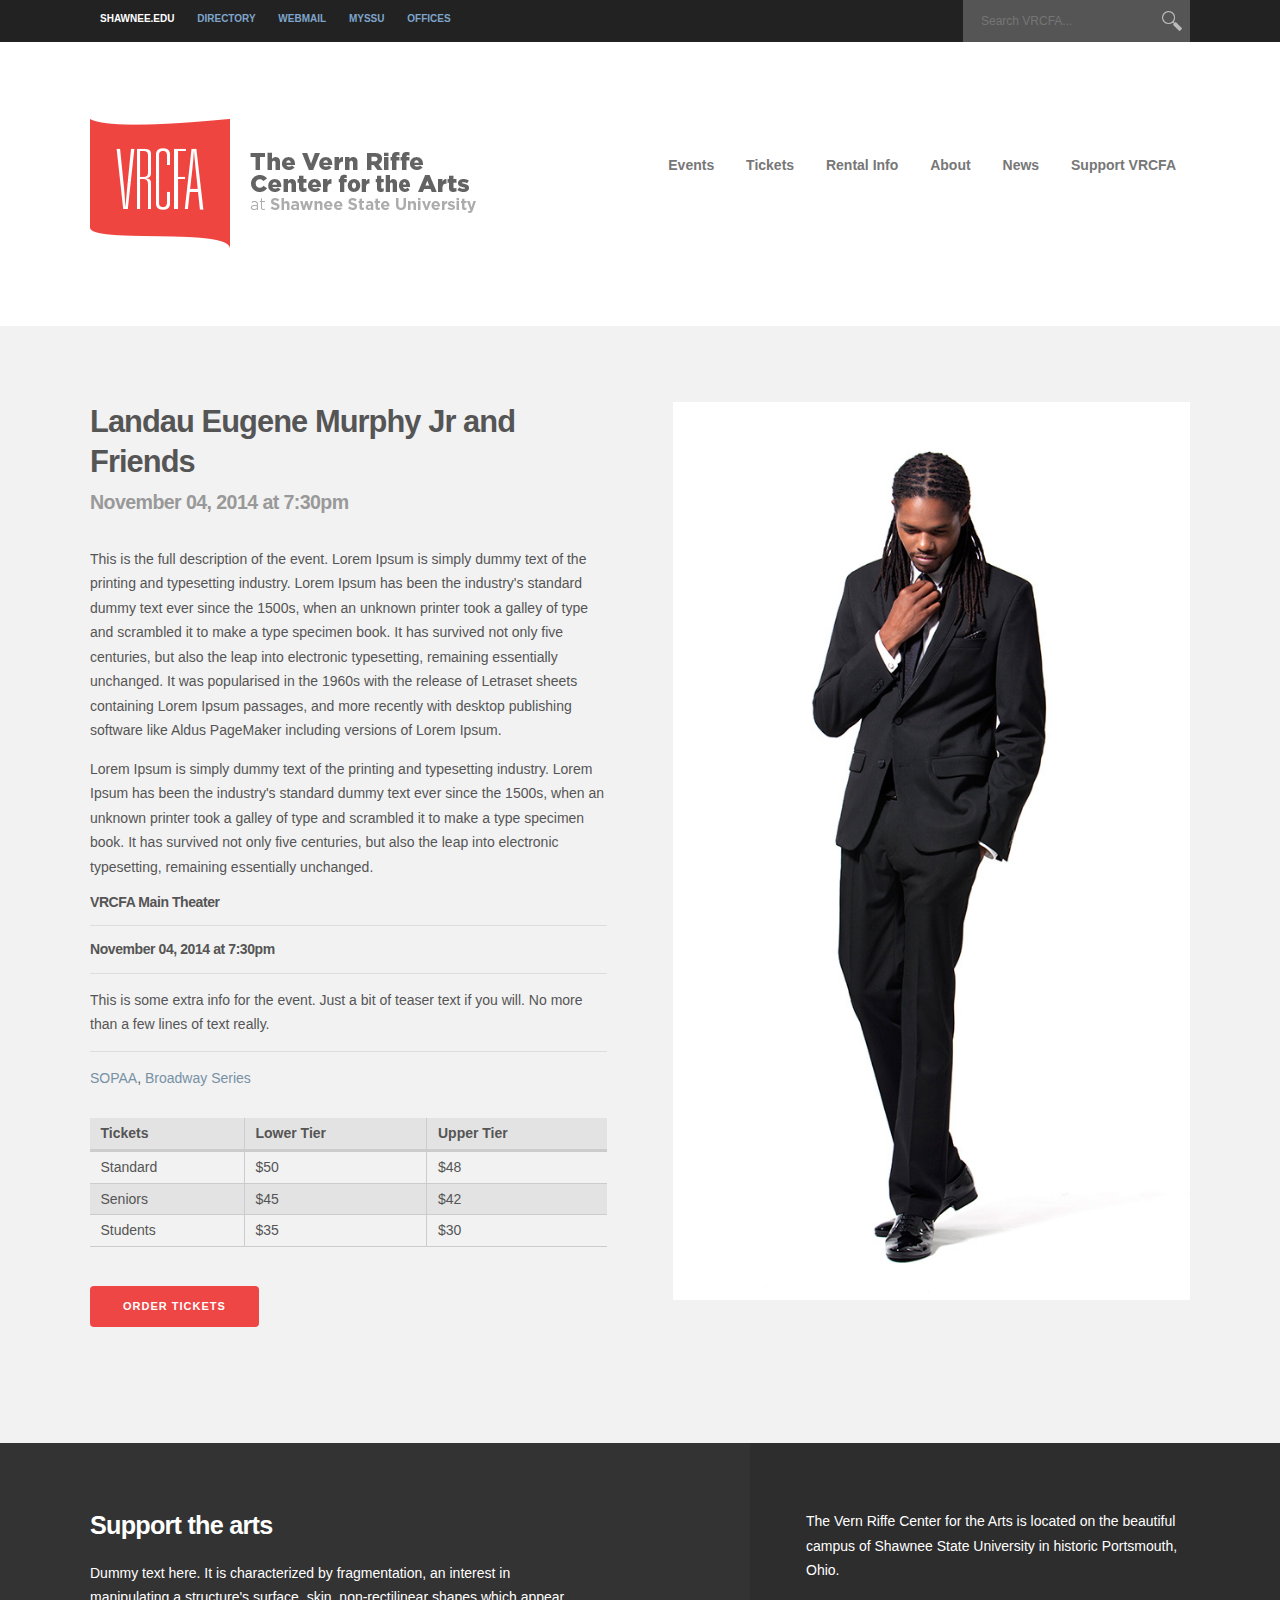
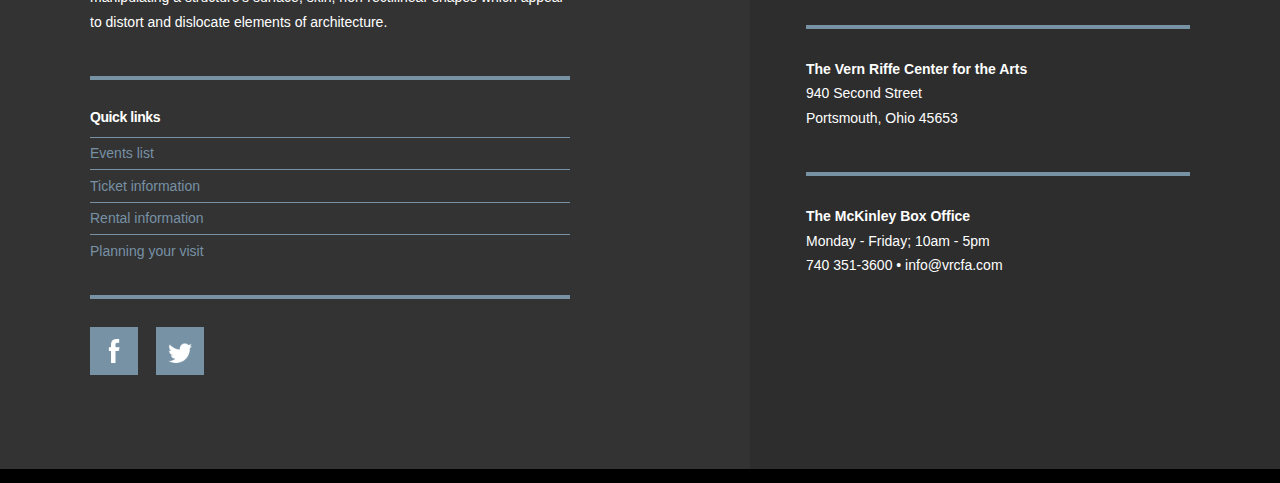
<file: vrcfa/single-event-5.html>
<!DOCTYPE html>
<html>
<head>
	<title>Local VRCFA Mockup</title>
	<meta name="viewport" content="width=480">
	<link rel="stylesheet" href="css/base.css">
	<link rel="stylesheet" href="css/norm.css">
	<link rel="stylesheet" href="css/html.css">
	<link rel="stylesheet" href="css/main.css">
	<script src="inc/csi.js"></script>
</head>
<body class="">


<div data-include="inc/top.html"></div>
<div id="page" class="wrap">
<div data-include="inc/header.html"></div>
<!-- Start Main Content -->


<main id="content" class="single event">
<div class="row split">		

	<figure class="primary">
		<img src="images/landau-vertical.jpg">
	</figure>

	<div class="secondary">
		<header>	
			<h2 class="title">Landau Eugene Murphy Jr and Friends</h2>
			<h4 class="meta date">November 04, 2014 at 7:30pm</h4>
		</header>
		<article>
			<p>This is the full description of the event. Lorem Ipsum is simply dummy text of the printing and typesetting industry. Lorem Ipsum has been the industry's standard dummy text ever since the 1500s, when an unknown printer took a galley of type and scrambled it to make a type specimen book. It has survived not only five centuries, but also the leap into electronic typesetting, remaining essentially unchanged. It was popularised in the 1960s with the release of Letraset sheets containing Lorem Ipsum passages, and more recently with desktop publishing software like Aldus PageMaker including versions of Lorem Ipsum.</p>
			<p>Lorem Ipsum is simply dummy text of the printing and typesetting industry. Lorem Ipsum has been the industry's standard dummy text ever since the 1500s, when an unknown printer took a galley of type and scrambled it to make a type specimen book. It has survived not only five centuries, but also the leap into electronic typesetting, remaining essentially unchanged.</p>
		</article><!-- primary -->
		
		<aside>
			<h5 class="meta location">VRCFA Main Theater</h5>
			<h5 class="meta date">November 04, 2014 at 7:30pm</h5>
			<p class="meta notes">This is some extra info for the event. Just a bit of teaser text if you will. No more than a few lines of text really.</p>
			<p class="meta categories"><a href="#">SOPAA</a>, <a href="#">Broadway Series</a></p>
			
			<div data-include="inc/pricing.html"></div>
			<nav><a href="#" class="button purchase big">Order Tickets</a></nav>
		</aside>
	
	</div>

</div><!-- row -->
</main>


<!-- End Main Content -->
<div data-include="inc/footer.html"></div>
</div><!-- page.wrap -->

</body>
</html>
</file>
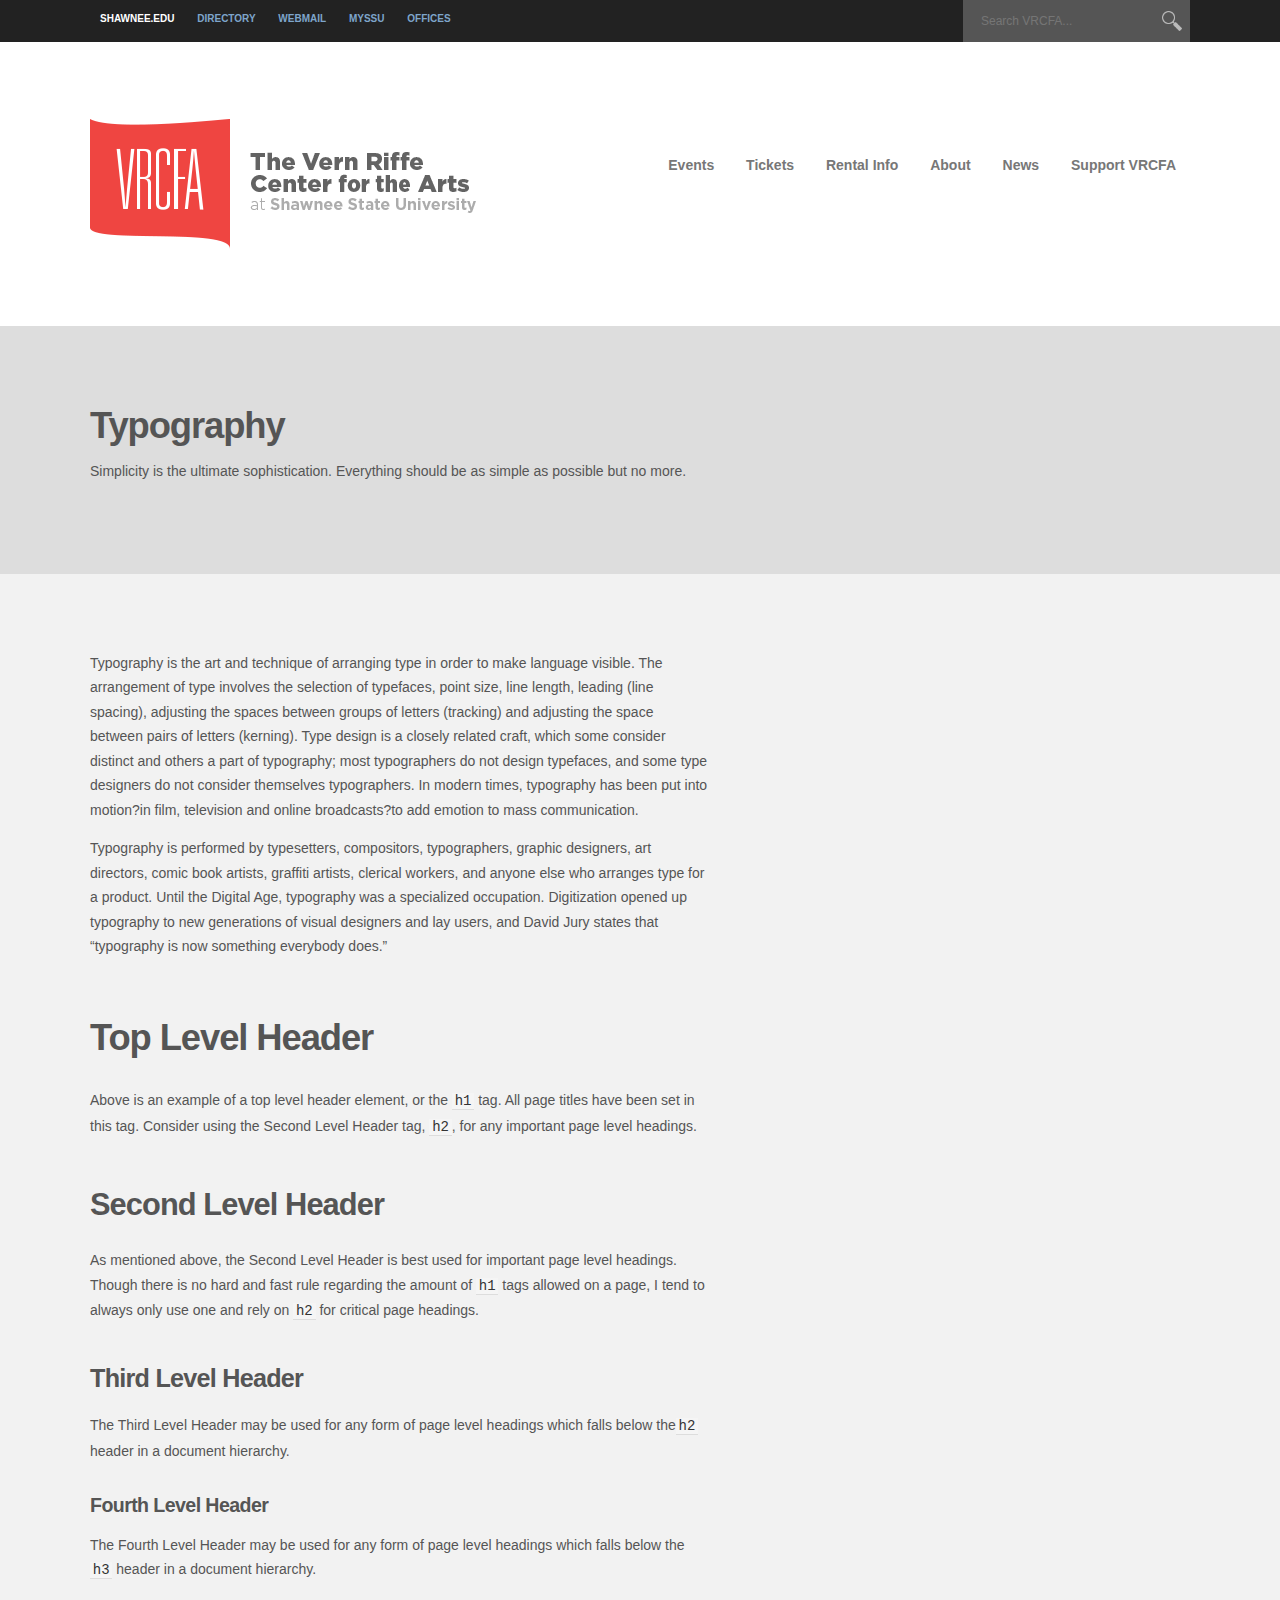
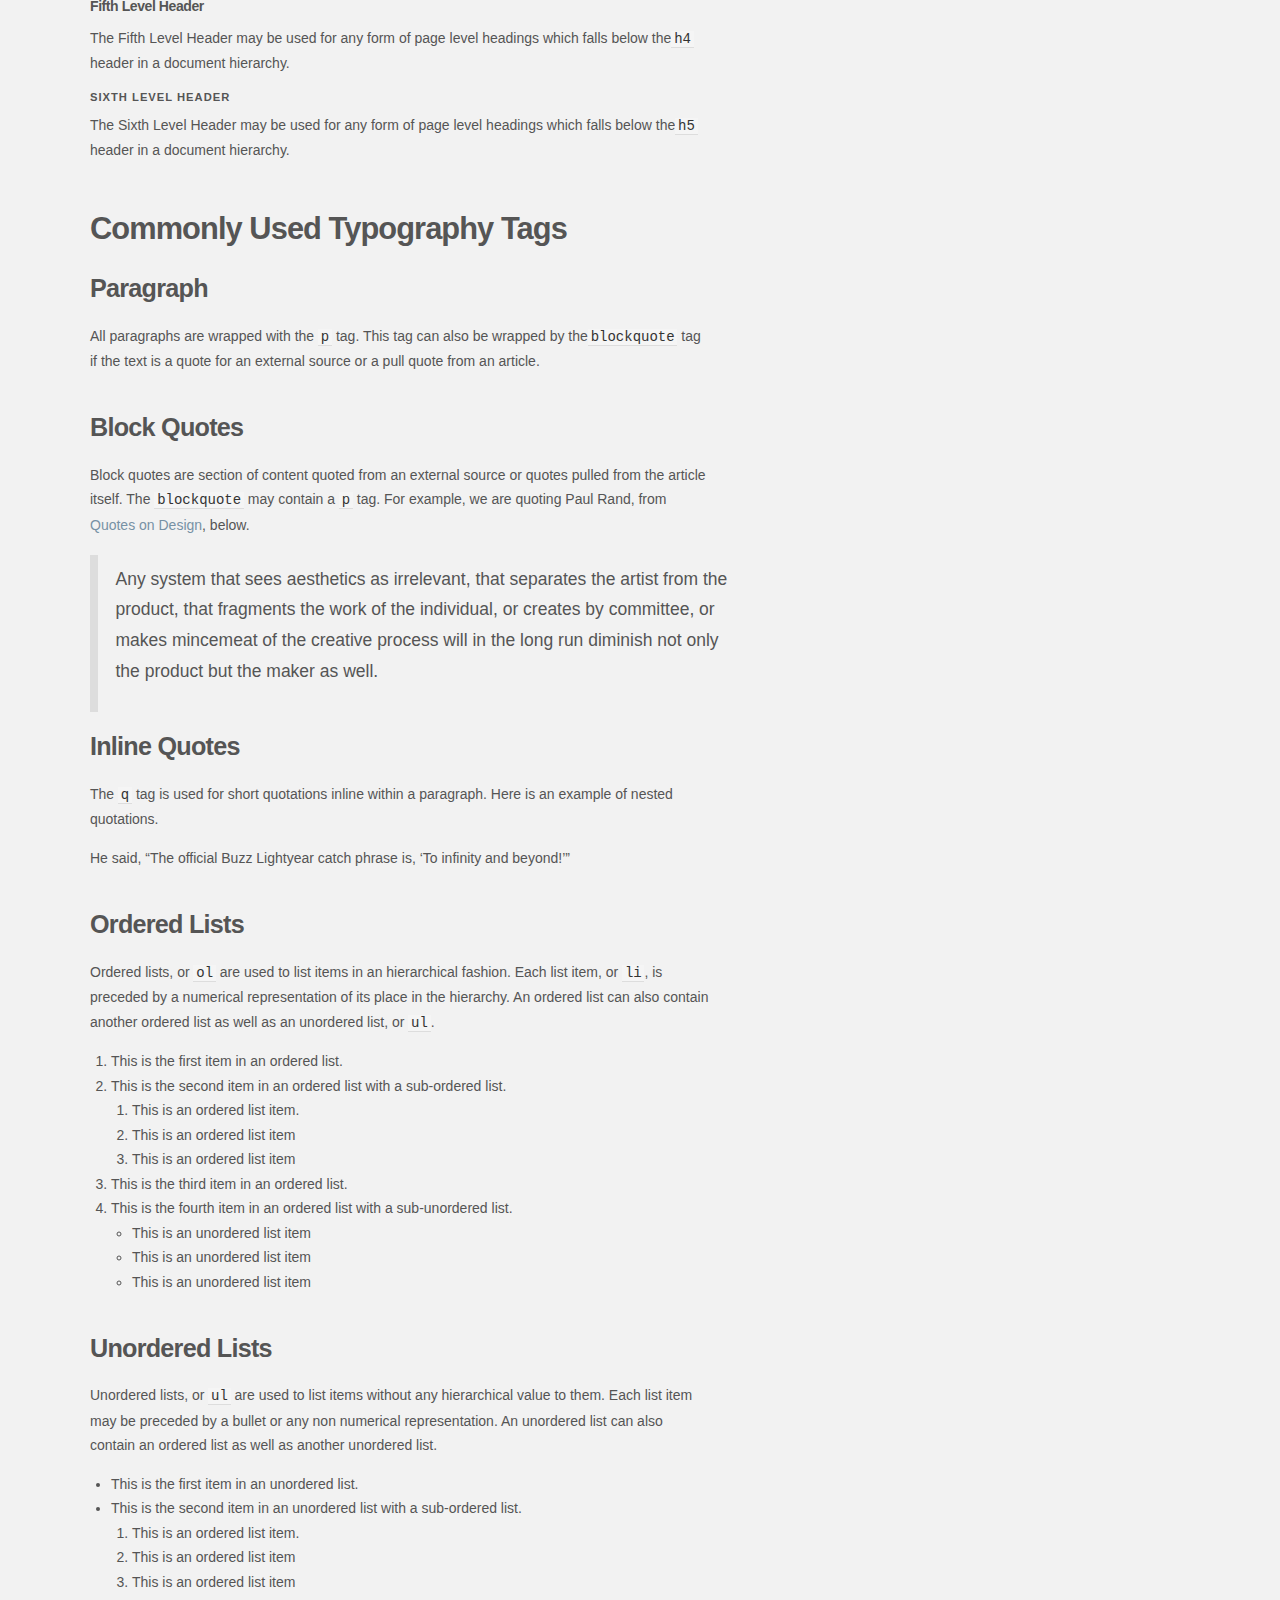
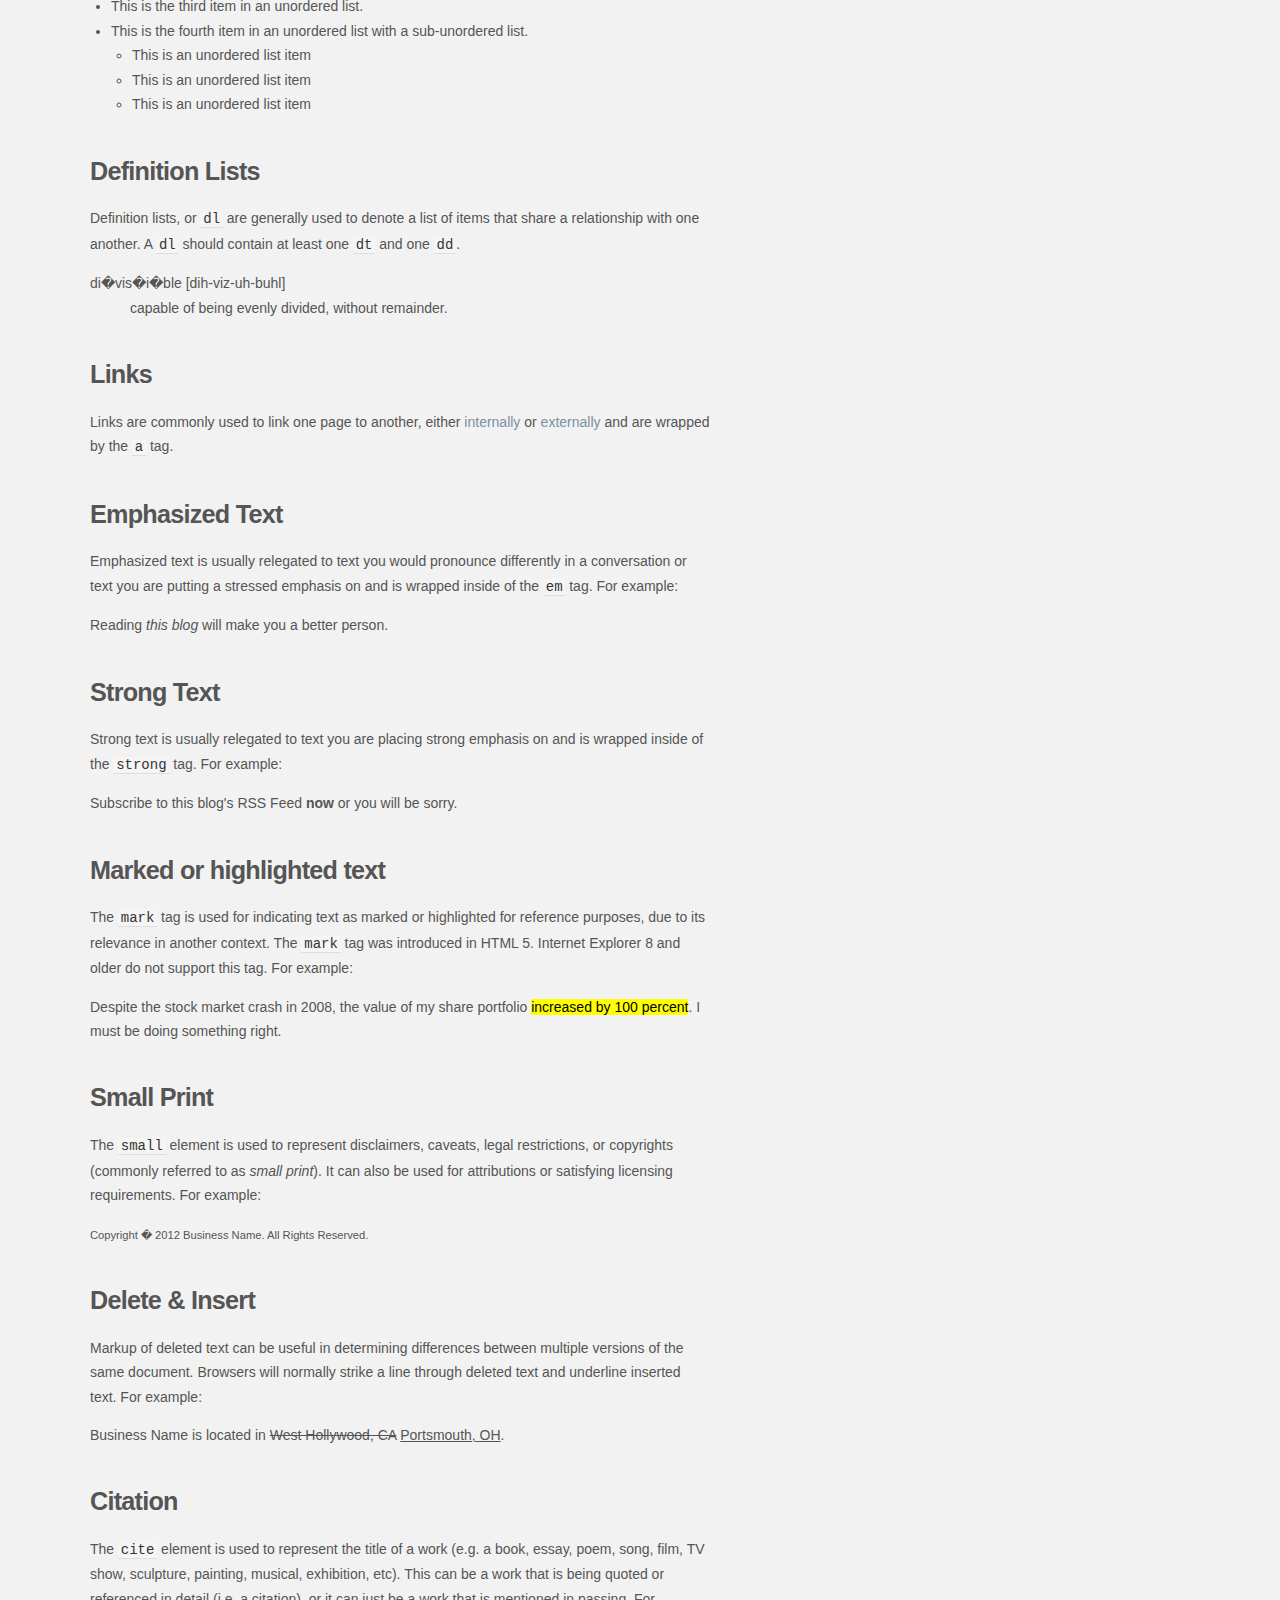
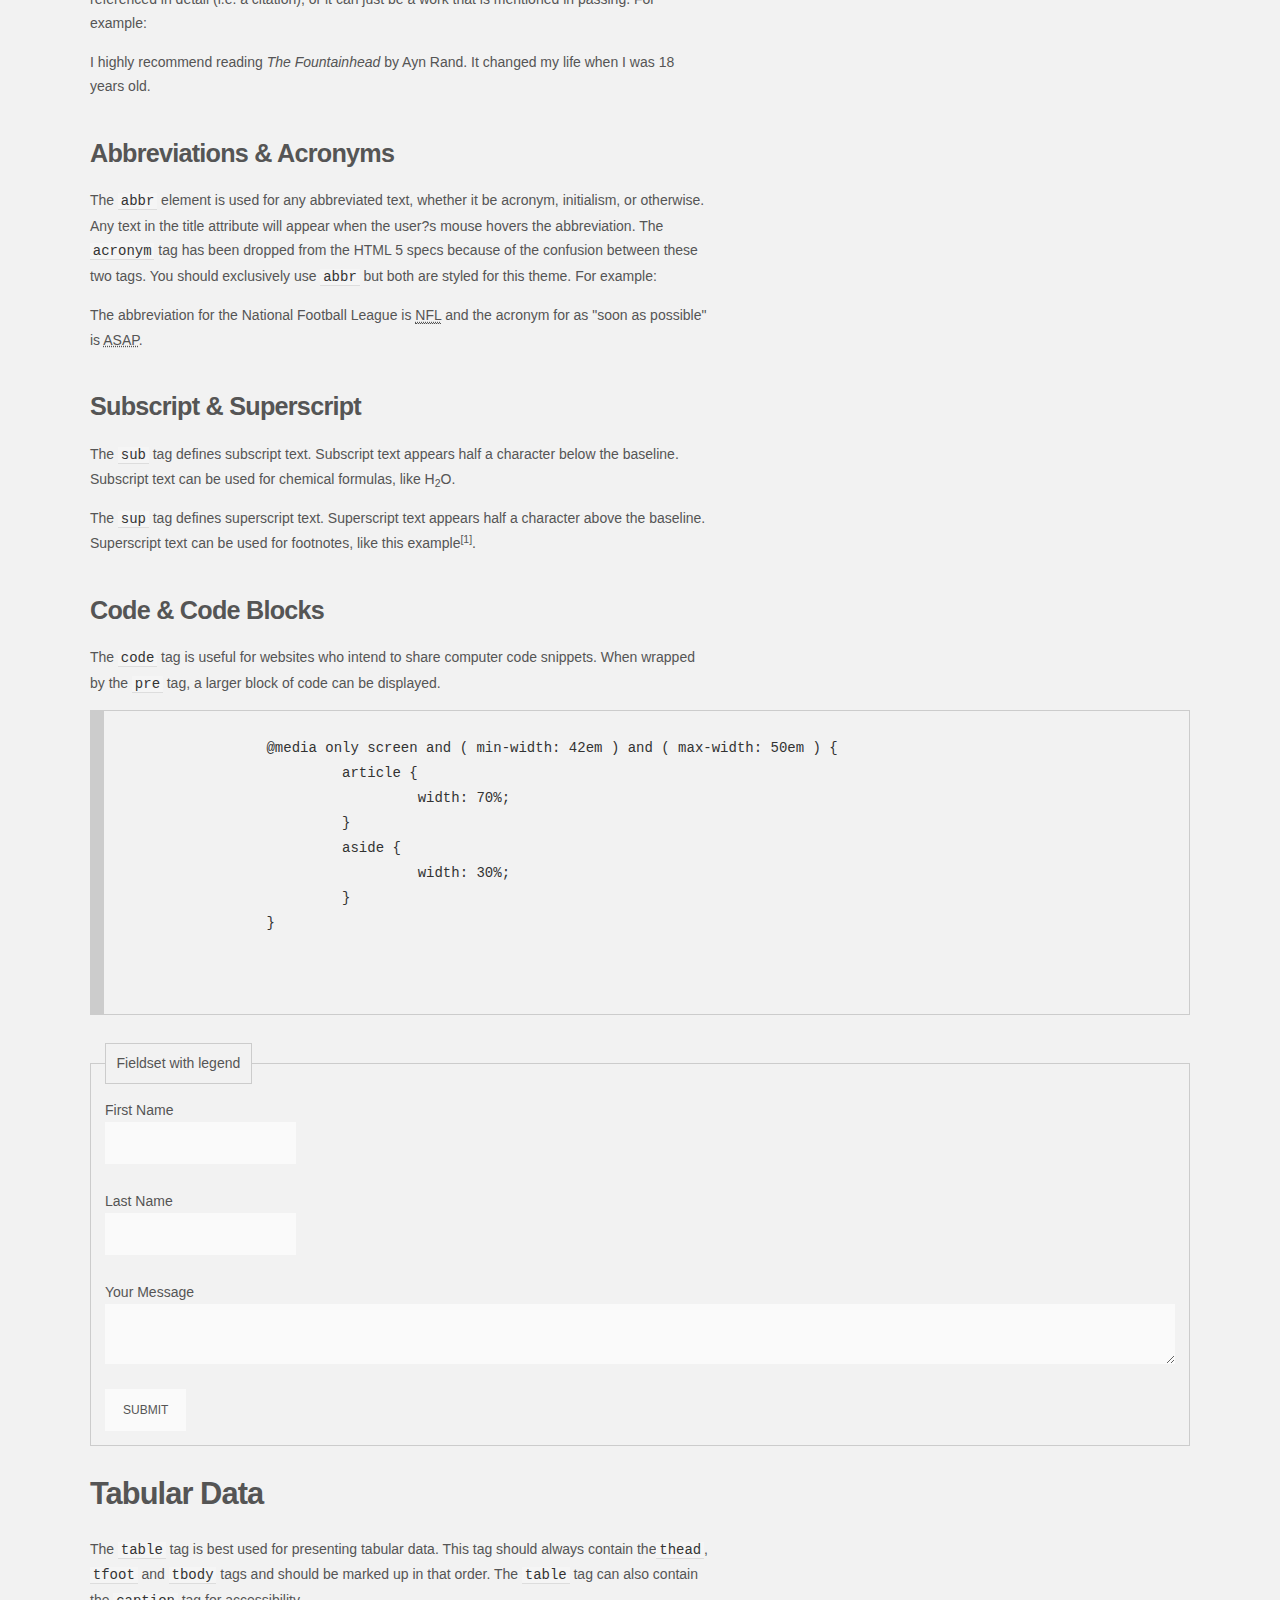
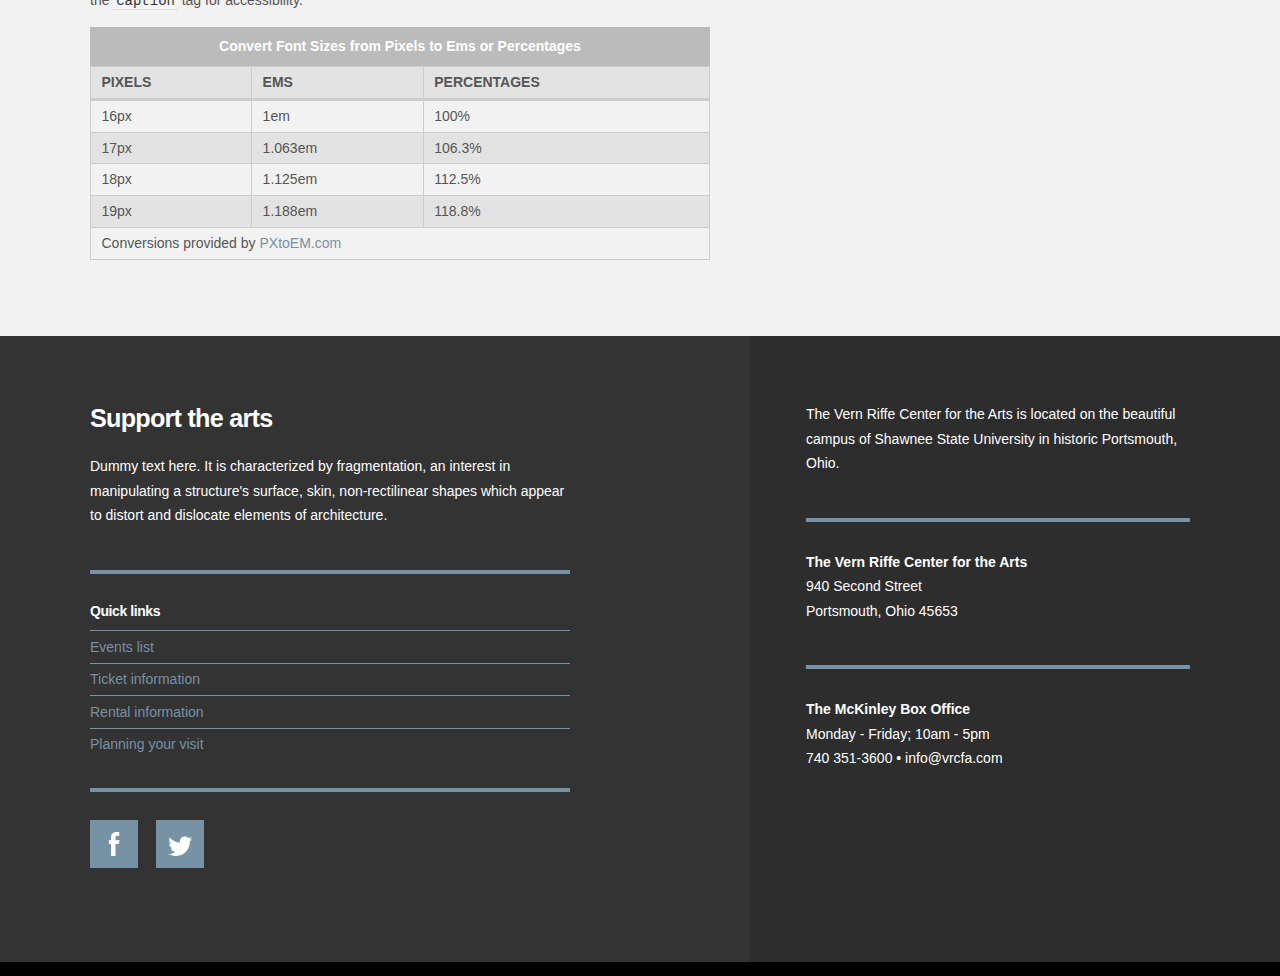
<file: vrcfa/single.html>
<!DOCTYPE html>
<html>
<head>
	<title>Local VRCFA Mockup</title>
	<meta name="viewport" content="width=480">
	<link rel="stylesheet" href="css/base.css">
	<link rel="stylesheet" href="css/norm.css">
	<link rel="stylesheet" href="css/html.css">
	<link rel="stylesheet" href="css/main.css">
	<script src="inc/csi.js"></script>
</head>
<body class="">


<div data-include="inc/top.html"></div>
<div id="page" class="wrap">
<div data-include="inc/header.html"></div>
<!-- Start Main Content -->


<main id="content" class="single">

<header>
	<div class="row">
		<h1 class="title">Typography</h2>
		<p class="">Simplicity is the ultimate sophistication. Everything should be as simple as possible but no more.</p>
	</div>
</header>

<section class="row">
	<article>
		<p class="intro">Typography is the art and technique of arranging type in order to make language visible. The arrangement of type involves the selection of typefaces, point size, line length, leading (line spacing), adjusting the spaces between groups of letters (tracking) and adjusting the space between pairs of letters (kerning). Type design is a closely related craft, which some consider distinct and others a part of typography; most typographers do not design typefaces, and some type designers do not consider themselves typographers. In modern times, typography has been put into motion?in film, television and online broadcasts?to add emotion to mass communication.</p>
	
		<p>Typography is performed by typesetters, compositors, typographers, graphic designers, art directors, comic book artists, graffiti artists, clerical workers, and anyone else who arranges type for a product. Until the Digital Age, typography was a specialized occupation. Digitization opened up typography to new generations of visual designers and lay users, and David Jury states that &#8220;typography is now something everybody does.&#8221;</p>
	
		<h1>Top Level Header</h1>
	
		<p>Above is an example of a top level header element, or the <code>h1</code> tag. All page titles have been set in this tag. Consider using the Second Level Header tag, <code>h2</code>, for any important page level headings.</p>
	
		<h2>Second Level Header</h2>
	
		<p>As mentioned above, the Second Level Header is best used for important page level headings. Though there is no hard and fast rule regarding the amount of <code>h1</code> tags allowed on a page, I tend to always only use one and rely on <code>h2</code> for critical page headings.</p>
	
		<h3>Third Level Header</h3>
	
		<p>The Third Level Header may be used for any form of page level headings which falls below the<code>h2</code> header in a document hierarchy.</p>
	
		<h4>Fourth Level Header</h4>
	
		<p>The Fourth Level Header may be used for any form of page level headings which falls below the <code>h3</code> header in a document hierarchy.</p>
	
		<h5>Fifth Level Header</h5>
	
		<p>The Fifth Level Header may be used for any form of page level headings which falls below the<code>h4</code> header in a document hierarchy.</p>
	
		<h6>Sixth Level Header</h6>
	
		<p>The Sixth Level Header may be used for any form of page level headings which falls below the<code>h5</code> header in a document hierarchy.</p>
	
		<h2>Commonly Used Typography Tags</h2>
	
		<h3>Paragraph</h3>
	
		<p>All paragraphs are wrapped with the <code>p</code> tag. This tag can also be wrapped by the<code>blockquote</code> tag if the text is a quote for an external source or a pull quote from an article.</p>
	
		<h3>Block Quotes</h3>
	
		<p>Block quotes are section of content quoted from an external source or quotes pulled from the article itself. The <code>blockquote</code> may contain a <code>p</code> tag. For example, we are quoting Paul Rand, from <a href="http://quotesondesign.com/ray-eames/" title="Ray Eames quote source">Quotes on Design</a>, below.</p>
	
		<blockquote>
			<div>
				<p>Any system that sees aesthetics as irrelevant, that separates the artist from the product, that fragments the work of the individual, or creates by committee, or makes mincemeat of the creative process will in the long run diminish not only the product but the maker as well.</p>
			</div>
		</blockquote>
	
		<h3>Inline Quotes</h3>
	
		<p>The <code>q</code> tag is used for short quotations inline within a paragraph. Here is an example of nested quotations.</p>
	
		<p>He said, <q>The official Buzz Lightyear catch phrase is, <q>To infinity and beyond!</q></q></p>
	
		<h3>Ordered Lists</h3>
	
		<p>Ordered lists, or <code>ol</code> are used to list items in an hierarchical fashion. Each list item, or <code>li</code>, is preceded by a numerical representation of its place in the hierarchy. An ordered list can also contain another ordered list as well as an unordered list, or <code>ul</code>.</p>
	
		<ol>
			<li>This is the first item in an ordered list.</li>
	
			<li>This is the second item in an ordered list with a sub-ordered list.
				<ol>
					<li>This is an ordered list item.</li>
					<li>This is an ordered list item</li>
					<li>This is an ordered list item</li>
				</ol>
			</li>
	
			<li>This is the third item in an ordered list.</li>
	
			<li>This is the fourth item in an ordered list with a sub-unordered list.
				<ul>
					<li>This is an unordered list item</li>
					<li>This is an unordered list item</li>
					<li>This is an unordered list item</li>
				</ul>
			</li>
			
		</ol>
	
		<h3>Unordered Lists</h3>
	
		<p>Unordered lists, or <code>ul</code> are used to list items without any hierarchical value to them. Each list item may be preceded by a bullet or any non numerical representation. An unordered list can also contain an ordered list as well as another unordered list.</p>
	
		<ul>
			<li>This is the first item in an unordered list.</li>
	
			<li>This is the second item in an unordered list with a sub-ordered list.
				<ol>
					<li>This is an ordered list item.</li>
					<li>This is an ordered list item</li>
					<li>This is an ordered list item</li>
				</ol>
			</li>
	
			<li>This is the third item in an unordered list.</li>
	
			<li>This is the fourth item in an unordered list with a sub-unordered list.
				<ul>
					<li>This is an unordered list item</li>
					<li>This is an unordered list item</li>
					<li>This is an unordered list item</li>
				</ul>
			</li>
		</ul>
	
		<h3>Definition Lists</h3>
	
		<p>Definition lists, or <code>dl</code> are generally used to denote a list of items that share a relationship with one another. A <code>dl</code> should contain at least one <code>dt</code> and one <code>dd</code>.</p>
	
		<dl>
			<dt>di�vis�i�ble [dih-viz-uh-buhl]</dt>
			<dd>capable of being evenly divided, without remainder.</dd>
		</dl>
	
		<h3>Links</h3>
	
		<p>Links are commonly used to link one page to another, either <a href="http://www.vrcfa.com/" title="Home">internally</a> or <a href="http://www.shawnee.edu/">externally</a> and are wrapped by the <code>a</code> tag.</p>
	
		<h3>Emphasized Text</h3>
	
		<p>Emphasized text is usually relegated to text you would pronounce differently in a conversation or text you are putting a stressed emphasis on and is wrapped inside of the <code>em</code> tag. For example:</p>
	
		<p>Reading <em>this blog</em> will make you a better person.</p>
	
		<h3>Strong Text</h3>
	
		<p>Strong text is usually relegated to text you are placing strong emphasis on and is wrapped inside of the <code>strong</code> tag. For example:</p>
	
		<p>Subscribe to this blog's RSS Feed <strong>now</strong> or you will be sorry.</p>
	
		<h3>Marked or highlighted text</h3>
	
		<p>The <code>mark</code> tag is used for indicating text as marked or highlighted for reference purposes, due to its relevance in another context. The <code>mark</code> tag was introduced in HTML 5. Internet Explorer 8 and older do not support this tag. For example:</p>
	
		<p>Despite the stock market crash in 2008, the value of my share portfolio <mark>increased by 100 percent</mark>. I must be doing something right.</p>
	
		<h3>Small Print</h3>
	
		<p>The <code>small</code> element is used to represent disclaimers, caveats, legal restrictions, or copyrights (commonly referred to as <em>small print</em>). It can also be used for attributions or satisfying licensing requirements. For example:</p>
	
		<p><small>Copyright � 2012 Business Name. All Rights Reserved.</small></p>
	
		<h3>Delete &amp; Insert</h3>
	
		<p>Markup of deleted text can be useful in determining differences between multiple versions of the same document. Browsers will normally strike a line through deleted text and underline inserted text. For example:</p>
	
		<p>Business Name is located in <del datetime="2014-08-30T15:50:45+00:00">West Hollywood, CA</del> <ins datetime="2014-08-30T15:50:45+00:00">Portsmouth, OH</ins>.</p>
	
		<h3>Citation</h3>
	
		<p>The <code>cite</code> element is used to represent the title of a work (e.g. a book, essay, poem, song, film, TV show, sculpture, painting, musical, exhibition, etc). This can be a work that is being quoted or referenced in detail (i.e. a citation), or it can just be a work that is mentioned in passing. For example:</p>
	
		<p>I highly recommend reading <cite>The Fountainhead</cite> by Ayn Rand. It changed my life when I was 18 years old.</p>
	
		<h3>Abbreviations &amp; Acronyms</h3>
	
		<p>The <code>abbr</code> element is used for any abbreviated text, whether it be acronym, initialism, or otherwise. Any text in the title attribute will appear when the user?s mouse hovers the abbreviation. The <code>acronym</code> tag has been dropped from the HTML 5 specs because of the confusion between these two tags. You should exclusively use <code>abbr</code> but both are styled for this theme. For example:</p>
	
		<p>The abbreviation for the National Football League is <abbr title="National Football League">NFL</abbr> and the acronym for as "soon as possible" is <acronym title="as soon as possible">ASAP</acronym>.</p>
	
		<h3>Subscript &amp; Superscript</h3>
	
		<p>The <code>sub</code> tag defines subscript text. Subscript text appears half a character below the baseline. Subscript text can be used for chemical formulas, like H<sub>2</sub>O.</p>
	
		<p>The <code>sup</code> tag defines superscript text. Superscript text appears half a character above the baseline. Superscript text can be used for footnotes, like this example<sup>[1]</sup>.</p>
	
		<h3>Code &amp; Code Blocks</h3>
	
		<p>The <code>code</code> tag is useful for websites who intend to share computer code snippets. When wrapped by the <code>pre</code> tag, a larger block of code can be displayed.</p>
	
		<pre>
		<code>
		@media only screen and ( min-width: 42em ) and ( max-width: 50em ) {
			 article {
				  width: 70%;
			 }
			 aside {
				  width: 30%;
			 }
		}
		</code>
		</pre>
	
		<fieldset>
			<legend>Fieldset with legend</legend>
			<label>First Name<input type="text"></label><br>
			<label>Last Name<input type="text"></label><br>
			<label>Your Message<textarea></textarea></label><br>
			<input type="submit" value="Submit">
		</fieldset>
	
		<h2>Tabular Data</h2>
	
		<p>The <code>table</code> tag is best used for presenting tabular data. This tag should always contain the<code>thead</code>, <code>tfoot</code> and <code>tbody</code> tags and should be marked up in that order. The <code>table</code> tag can also contain the <code>caption</code> tag for accessibility.</p>
	
		<table>
			<caption>
				Convert Font Sizes from Pixels to Ems or Percentages
			</caption>
	
			<thead>
				<tr>
					<th>PIXELS</th>
					<th>EMS</th>
					<th>PERCENTAGES</th>
				</tr>
			</thead>
	
			<tfoot>
				<tr>
					<td colspan="3">Conversions provided by <a href="http://pxtoem.com/">PXtoEM.com</a></td>
				</tr>
			</tfoot>
	
			<tbody>
				<tr>
					<td>16px</td>
					<td>1em</td>
					<td>100%</td>
				</tr>
	
				<tr>
					<td>17px</td>
					<td>1.063em</td>
					<td>106.3%</td>
				</tr>
	
				<tr>
					<td>18px</td>
					<td>1.125em</td>
					<td>112.5%</td>
				</tr>
	
				<tr>
					<td>19px</td>
					<td>1.188em</td>
					<td>118.8%</td>
				</tr>
			</tbody>
		</table>
	
	</article>
</section><!-- row -->
</main>


<!-- End Main Content -->
<div data-include="inc/footer.html"></div>
</div><!-- page.wrap -->

</body>
</html>
</file>
<file: vrcfa/css/base.css>
/* debug colors 
------------------------------------------ */
.debug .row {
	background-color: lightpink;
	background-color: rgba(255,0,0,0.05);
	box-shadow: inset 0 0 0 1px rgba(255,0,0,0.15);
}
.debug .item, .debug aside, .debug section {
	box-shadow: inset 0 0 0 1px rgba(0,255,0,0.15);
}
.debug .grid {
	box-shadow: inset 0 0 0 1px rgba(0,255,0,0.15);
}



/* setup
------------------------------------------ */

/* universal box-sizing */
*, *:before, *:after {
	box-sizing: border-box;
	-moz-box-sizing: border-box;
	-webkit-box-sizing: border-box;
}

/* define and set horizontal bands */
.row, .wrap {
	max-width: 1100px;
	width: 88%;
	margin-left: auto;
	margin-right: auto;
	position: relative;
}

.wrap {
	max-width: 1500px;
	width: auto;
	overflow-x: hidden;
}

.row.wide, .wrap.wide {
	max-width: none;
}

/* nested rows should fill container */
.row .row {
	width: auto;
}

/* contain and clear floated elements inside certain elements */
.row:before, .row:after,
.grid:before, .grid:after,
.wrap:before, .wrap:after,
.clear:before, .clear:after {
	display: table;
	content: "";
	clear: both;
}



/* Simple Resposive Grid 
-------------------------------------------------------------- */

.grid {
	margin: 0;
	position: relative;
}

.grid .item {
	padding: 1em 0;
}

.grid .item figure img {
	width: 100%;
}

.grid .item > a {
	display: block;
}

@media (min-width:600px) {

	.grid {
		margin: 0 -2em;
	}

	.grid .item {
		width: 50%;
		padding: 2em;
		float: left;
	}
	
}/* end @media */

@media (min-width:600px) and (max-width:900px) {

	.grid .item:nth-child(2n+1) {
		clear: left;
	}
	
}/* end @media */

@media (min-width:900px) {

	.grid.two {
		margin: 0 -3em;
	}
	
	.grid.two .item {
		width: 50%;
		padding: 2em 3em;
	}

	.grid.three .item {
		width: 33.333%;
	}
	
	.grid.four .item {
		width: 25%;
	}
	
	.grid.five .item {
		width: 20%;
	}
	
	.grid.six .item {
		width: 16.666%;
	}
	
	.grid.two .item:nth-child(2n+1),
	.grid.three .item:nth-child(3n+1),
	.grid.four .item:nth-child(4n+1),
	.grid.five .item:nth-child(5n+1),
	.grid.six .item:nth-child(6n+1){
		clear: left;
	}
	
}/* end @media */



/* basic menu code 1.1
-------------------------------------------------------------- */
.drop.menu, .drop.menu ul, .menu, .menu ul {
	margin: 0;
	padding: 0;
	list-style: none;
}

.drop.menu li, .menu li {
	margin: 0;
	display: inline-block;
	background: transparent;
	position: relative;
	text-align: left;
}

.drop.menu li {
	font-weight: bold;
}

.menu li a {
	text-decoration: none;
	display: block;
	padding: 0.75em 1em;
	white-space: nowrap;
}

.drop.menu li ul {
	background: #eee;
	display: none;
	position: absolute;
	left: 0; top: 100%;
	box-shadow: 0 0 3px rgba(0,0,0,0.1);
	z-index: 999;
}

.drop.menu li ul li {
	display: block;
	font-weight: normal;
	transition: background-color 250ms;
}

.drop.menu li ul li ul {
	left: 100%; top: 0;
}

.menu li:hover {
	background: #ddd;
	background: rgba(0,0,0,0.1);
}

.drop.menu li:hover > ul {
	display: block;
}

@media (min-width:1100px) {

	.drop.menu li.menu-item-has-children > a:after {
		content: ' +';
	}

}/* end @media */

@media (max-width:1100px) {

	.drop.menu {
		background: #ddd;
		padding: 1em 6%;
	}
	
	.drop.menu li {
		overflow: hidden;
	}
	
	.drop.menu li ul {
		background: none;
		box-shadow: none;
		position: static;
		margin-bottom: 1em;
	}
	
	.drop.menu li ul li a {
		padding: 0.25em 1em;
	}
	
	.drop.menu li ul li a:before {
		content: '\2022\00a0';
	}

	.drop.menu li, .drop.menu li ul {
		display: block;
	}
	
}/* end @media */



/* Menu toggles 

nav input, nav label {
	display: none;
}
	
@media (max-width: 1100px) {

	header nav {
		font-size: 1.3em;
	}

	nav label {
		display: block;
		padding: 0.75em 0;
		text-align: center;
		text-transform: uppercase;
		font-weight: bold;
		-webkit-user-select: none;
		-moz-user-select: none;
		user-select: none;
	}
	
	nav input:checked ~ label {
		background-color: rgba(0,0,0,0.4);
		color: #fff;
	}
	
	nav input:checked ~ label:before {
		content: "Close ";
	}
	
	nav input:not(:checked) ~ .target {
		display: none;
	}
	
	nav input:checked ~ .target {
		display: block;
	}
	
}
------------------------------------------ */

input.toggle, label.toggle {
	display: none;
}

@media (max-width: 1100px) {

	label.toggle {
		display: block;
		padding: 0.75em 0;
		text-align: center;
		text-transform: uppercase;
		font-weight: bold;
		-webkit-user-select: none;
		-moz-user-select: none;
		user-select: none;
	}
	
	input.toggle:checked ~ label.toggle {
		background-color: rgba(0,0,0,0.4);
		color: #fff;
	}
	
	input.toggle:checked ~ label.toggle span {
		display: none;
	}
	
	input.toggle:checked ~ label.toggle:before {
		content: "\2716\00a0";
		font-weight: normal;
	}
	
	.target {
		display: none;
	}
	
	input.toggle:checked ~ .target {
		display: block;
	}
	
}



/* WordPress Gallery 
------------------------------------------ */

.gallery {
	margin-left: -0.5em;
	margin-right: -0.5em;
}

.gallery:after {
	display: table;
	content: "";
	clear: both;
}

.gallery-item {
	margin: 0;
	float: left;
	padding: 0.5em;
}

.gallery-item img {
	width: 100%;
	vertical-align: bottom;
}

.gallery-columns-1 .gallery-item {
    width: 100%;
    float: none;
}
.gallery-columns-2 .gallery-item {
    width: 50%
}
.gallery-columns-3 .gallery-item {
    width: 33.3333%
}
.gallery-columns-4 .gallery-item {
    width: 25%
}
.gallery-columns-5 .gallery-item {
    width: 20%
}
.gallery-columns-6 .gallery-item {
    width: 16.6667%
}
.gallery-columns-7 .gallery-item {
    width: 14.2857%
}
.gallery-columns-8 .gallery-item {
    width: 12.5%
}
.gallery-columns-9 .gallery-item {
    width: 11.1111%
}

.gallery-columns-2 .gallery-item:nth-child(2n+1),
.gallery-columns-3 .gallery-item:nth-child(3n+1),
.gallery-columns-4 .gallery-item:nth-child(4n+1),
.gallery-columns-5 .gallery-item:nth-child(5n+1),
.gallery-columns-6 .gallery-item:nth-child(6n+1),
.gallery-columns-7 .gallery-item:nth-child(7n+1),
.gallery-columns-8 .gallery-item:nth-child(8n+1),
.gallery-columns-9 .gallery-item:nth-child(9n+1) {
	clear: left;
}



/* WordPress Stuff 
------------------------------------------ */

.screen-reader-text {
	display: none;
}



/* post navigation
-------------------------------------------------------------- */
.postnav {
	font-size: 0.85em;
	border-top: 1px solid #ddd;
	padding: 2em 0;
	text-transform: uppercase;
	letter-spacing: 1px;
	text-align: center;
}

.postnav .page-numbers {
	padding: 0.5em 0.75em;
	border: 1px solid #ddd;
}

.postnav .page-numbers + .page-numbers {
	margin-left: 0.5em;
}

.postnav .current {
	border: 1px solid #ccc;
	background-color: #eee;
}

.postnav .prev, .postnav .next {
	border: none;
	padding: 0.5em 0;
}
</file>
<file: vrcfa/css/html.css>
/* ------------------------------------------

	Part 1: Font imports

	Part 2: Typography and basic browser styles
   
------------------------------------------ */



/* font imports
------------------------------------------ */



/* basic styling
------------------------------------------ */

html {
	background: #fff;
	overflow-x: hidden;
}

body {
	font-family: "Helvetica Neue", Helvetica, Arial, sans-serif;
	font-size: 14px;
	line-height: 1.75;
	color: #555;
	-webkit-font-smoothing: antialiased;
/* 	text-rendering: optimizeLegibility; */
}

img {
	max-width: 100%;
	height: auto;
	vertical-align: bottom;
}

h1, h2, h3, h4, h5, h6 {
	margin: 0 0 0.75em 0;
	line-height: 1.3;
	font-weight: bold;
	letter-spacing: -0.03em;
}

p + h1, p + h2, p + h3, p + h4,
ul + h1, ul + h2, ul + h3, ul + h4,
ol + h1, ol + h2, ol + h3, ol + h4,
dl + h1, dl + h2, dl + h3, dl + h4 {
	margin-top: 1.5em;
}

h1 a:hover, h2 a:hover, h3 a:hover, h4 a:hover {
	color: #333;
}

h1, h2 {
	clear: both;
}

h1 { font-size: 2.6em; }
h2 { font-size: 2.2em; }
h3 { font-size: 1.8em; }
h4 { font-size: 1.4em; }
h5 { font-size: 1.0em; }
h6 { font-size: 0.8em; text-transform: uppercase; letter-spacing: 1px; }

p {
	margin: 0 0 1em 0;
	max-width: 52em;
}

a {
	text-decoration: none;
	color: #EE4545;
	color: #7791a5;
	transition: color 250ms;
}

p a:hover {
	text-decoration: underline;
}

ul, ol {
	padding-left: 1.5em;
}

code {
	background-color: #f5f5f5;
	border-bottom: 1px solid #ddd;
	color: #333;
	font-family: Courier, Monaco, monospace;
	padding: 0 0.2em;
	-moz-hyphens: none;
	-webkit-hyphens: none;
	hyphens: none;
}

pre {
	border: 1px solid #ccc;
	border-left-width: 1em;
	line-height: 25px;
	margin-bottom: 2em;
	overflow: auto;
	overflow-y: hidden;
	padding: 0 2em 2em 2em;
	white-space: pre;
}

pre code {
	background-color: transparent;
	border-bottom: none;
	font-size: 14px;
	line-height: 24px;
	padding: 0;
}

body figure {
	margin: 0 ;
}

blockquote {
	margin-left: 0;
	border-left: 0.5em solid #ddd;
	padding: 0.5em 0 0.5em 1em;
	font-size: 1.25em;
}

hr {
	border: none;
	border-top: 1px solid #ccc;
	border-top: 1px solid rgba(0,0,0,0.1);
	margin: 2em 0;
	clear: both;
}


/* tables 
------------------------------------------ */

table {
	border-collapse: collapse;
	width: 100%;
}

td, th {
	border: 1px solid #ccc;
	padding: 0.5em 0.75em;
	text-align: left;
	line-height: 1.2;
}

thead th {
	border-bottom-width: 3px;
}

tr:nth-child(even), thead {
	background-color: #eee;
	background-color: rgba(0,0,0,0.06);
}

caption {
	background-color: #bbb;
	padding: 0.5em 0.75em;
	color: #fff;
	font-weight: bold;
}


/* Basic Form Styles 
-------------------------------------------------------------- */
input, textarea, button {
	background: #fafafa;
	margin: 0;
	padding: 1em 1.5em;
	outline: none;
	border: none;
	max-width: 100%;
	font-size: 12px;
	line-height: 1.5;
	border-radius: 0;
}

textarea {
	overflow: auto;
	resize: vertical;
}

input:focus, textarea:focus {
	background: #fff;
}

input[type="submit"] { 
	text-transform: uppercase;
}

input[type="submit"]::-moz-focus-inner { 
	border:0; 
}

fieldset {
	border: 1px solid #ccc;
	margin: 2em 0;
	padding: 1em;
}

legend {
	padding: 0.5em 0.75em;
	border: 1px solid #ccc;
}

label input, label textarea {
	display: block;
}

label textarea {
	width: 100%;
}
</file>
<file: vrcfa/css/main.css>
/*

VERSION: 2

red: #EE4545
dark gray: #333
medium blue: #7791A5

*/




/* #top
------------------------------------------ */

#top {
	font-size: 10px;
	text-transform: uppercase;
	background: #222;
}

#top nav {
	font-weight: bold;
	float: left;
}

#top label.toggle {
	padding: 1em;
	color: #fff;
	float: right;
}

#top input.toggle:checked ~ label.toggle {
	color: #7EA5CB;
}

#top a {
	color: #7EA5CB;
	padding: 1em;
}

#top a:hover {
	color: #fff;
}

#top li:first-child a {
	color: #fff;
}

#top form {
	clear: both;
}

#top input {
	background-color: #555;
	color: #bbb;
}

@media (max-width:500px) {

	#top li {
		display: none;
	}

	#top li:first-child {
		display: inline-block;
	}

}

@media (min-width:1100px) {
	
	#top form {
		float: right;
		clear: none;
	}
	
}


/* #header
------------------------------------------ */

#header {
	padding: 6% 0;
	line-height: 1.2;
	text-align: center;
}

#header a {
	color: #777;
}

#logo {
	margin: 0;
}

#logo a {
	display: block;
	height: 130px;
	max-width: 390px;
	background: url(images/logo.png) no-repeat left center;
	background-size: contain;
	font-size: 0;
	text-indent: -999em;
}

@media (-webkit-min-device-pixel-ratio : 1.5), (min-device-pixel-ratio : 1.5) {

	#logo a {
		background-image: url(images/logo-2x.png);
		background-size: contain;
	}

}

@media (max-width:1100px) {

	#header {
		width: auto;
		padding: 0;
	}
	
	#header nav {
		background: #ccc;
	}
	
	#header nav ul {
		font-size: 1.3em;
	}
	
	#header nav .toggle {
/* 		margin-bottom: 1em; */
	}
	
	#header nav label.toggle:before {
		content: "\2630\00a0";
		font-weight: normal;
		text-rendering: geometricPrecision;
	}
	
	#header nav input.toggle:checked ~ label.toggle:before {
		content: "\2716\00a0";
		font-weight: normal;
	}
	

	
	#header nav .target {
/* 		margin-top: -1em; */
	}

	#logo {
		padding: 6%;
	}

}

@media (min-width: 1100px) {

	#logo {
		width: 40%;
		float: left;
	}

	#logo a {
		background-position: left center;
	}

	#header nav {
		width: 60%;
		float: left;
		text-align: right;
		margin-top: 2em;
	}

}



/* #hero
------------------------------------------ */

#hero {
	background: #333;
	color: #fff;
	position: relative;
}

#hero a:hover {
	color: #fff;
}

#hero figure {
	background-size: cover;
	background-position: center;
}

#hero figure img {
	width: 100%;
}

#hero article {
	padding: 1em 0;
	padding: 6%;
}

@media ( min-width:720px ) {

	#hero {
		padding: 0;
		display: table;
		table-layout: fixed;
		width: 100%;
		border-bottom: 2em solid #fff;
	}

	#hero figure, #hero article {
		display: table-cell;
		vertical-align: top;
	}

	#hero figure {
		width: 52.8%;
	}

	#hero article {
		width: 47.2%;
		padding: 6%;
	}

	#hero figure img {
		visibility: hidden;
	}

}

@media ( min-width:1250px ) {

/*
	#hero:after {
		display: block;
		content: "";
		height: 100%;
		width: 1px;
		background: green;
		position: absolute;
		top: 0;
		left: calc( 50% + 110px );
	}
*/

	#hero figure {
/*
		width: calc( 44% + 110px );
		width: 51.3%;
*/
		width: 50%;
	}

	#hero article {
/*
		width: calc( 56% - 110px );
		width: 48.7%;
*/
		width: 50%;
		padding-left: 110px; 
	}

}

#hero .button, .button.big {
	border-color: transparent;
	background: #EE4545;
	color: #fff;
	padding: 1em 3em;
}



/* #content
------------------------------------------ */

#content {
	background: #f2f2f2;
}

#content > .row {
	padding: 6% 0%;
}

#content > header {
	background: #ddd;
	padding: 6% 0;
}

#content .sections {
	padding: 0;
}

#content .sections > section {
	padding-top: 6%;
	padding-bottom: 6%;
}

#content header + .post, #content .post + .post {
	margin-top: 6em;
}

.excerpts .post figure {
	float: left;
	margin-right: 1em;
	border: 1px solid #fff;
}

@media ( min-width:720px ) and ( max-width:900px ) {

	#content .sections .slat figure {
		float: none;
		max-width: none;
		margin-bottom: 1em;
	}

}

article .meta.date,
article .title {
	margin-top: 0;
}

article .title,
article p,
article table {
	max-width: 620px;
}

.date .end {
	font-weight: normal;
}




.row figure, .row header {
	margin-bottom: 6%;
}

.single header .title {
	margin-bottom: 0.25em;
}

.single header .date {
	margin-bottom: 0;
	color: #999;
}

.single .meta + .meta {
	margin-top: 1em;
	border-top: 1px solid #ddd;
	padding-top: 1em;
}


/* #footer
------------------------------------------ */

#footer {
	background: #333;
	color: #fff;
	border-bottom: 1em solid #000;
}

#footer .sections > section {
	padding-top: 6%;
	padding-bottom: 6%;
}

@media ( min-width:720px ) {

	#footer .widget {
		max-width: 480px;
	}

}

@media ( min-width:1500px ) {

	#footer {
		margin-bottom: 4em;
	}

}

#quick-menu li {
	display: block;
	border-top: 1px solid #7791A5;
}

#quick-menu li a {
	padding: 0.25em 0;
}

#social-menu li {
	width: 48px;
	height: 48px;
	background: #7791A5;
	margin-right: 1em;
}

#social-menu li a {
	display: block;
	width: 100%;
	height: 100%;
	text-indent: -999em;
	background: url(icons/white/facebook.png) no-repeat center;
	background-size: 24px;
}

#social-menu li a[href*="twitter.com"] { 
	background-image: url(icons/white/twitter.png);
}

#social-menu li a:hover {
	background-color: rgba(0,0,0,0.1);
}


/* slats
------------------------------------------ */

.slat {
/*	box-shadow: inset 0 0 0 1px rgba( 255,0,0,0.15); */
	overflow: hidden;
}

.slat header {
	float: left;
	margin-right: 4%;
}

.slat figure {
	float: left;
	margin-right: 4%;
	max-width: 40%;
}

.slat article {
	overflow: hidden;
}

@media ( max-width:420px ) {

	.slat figure {
		float: none;
		max-width: none;
		margin-bottom: 1em;
	}

}



/* sections
------------------------------------------ */

.sections > section, .sections > .section {
	position: relative;
	display: block;
}

.sections > section + section, .sections > .section + .section {
	background-color: rgba(0,0,0,0.1);
}

@media ( max-width:720px ) {

	.sections > section, .sections > .section {
		padding-left: 7%;
		padding-right: 7%;
		margin-left: -7%;
		margin-right: -7%;
	}

}

@media ( min-width:720px ) {

	.sections {
		display: table;
		table-layout: fixed;
	}

	.sections > section, .sections > .section {
		display: table-cell;
		vertical-align: top;
		width: 60%;
	}

	.sections > section:first-child, .sections > .section:first-child {
		padding-right: 4em;
	}

	.sections > section + section, .sections > .section + .section {
		width: 40%;
		padding-left: 4em;
	}

	.sections > section + section:after {
		display: block;
		content: "";
		position: absolute;
		top: 0;
		left: 100%;
		width: 800px;
		height: 100%;
		background-color: rgba(0,0,0,0.1);
	}

}



/* primary and secondary
------------------------------------------ */

.row {
/*
	box-shadow: inset 0 0 0 1px rgba(0,255,0,0.1);
	box-shadow: inset 0 0 0 1px rgba(255,0,0,0.1);
*/
}

@media ( max-width:600px ) {
	
	.row > .secondary {
		margin-top: 2em;
		border-top: 1px solid #ddd;
		padding-top: 2em;
	}
	
}

@media ( min-width:600px ) {

	.row > .primary, .row > .secondary {
	}
	
	.row > .primary {
		width: 66%;
		float: right;
		padding-left: 6%;
	}
	
	.row > .primary.alt {
		float: left;
		padding-left: 0;
		padding-right: 6%;
	}
	
	.row > .secondary {
		overflow: hidden;
	}
	
	.row.split > .primary {
		width: 53%;
	}

}

@media ( min-width:800px ) {

	.row > .primary p {
		font-size: 1.2em;
	}
	
}

@media ( min-width:600px ) and ( max-width:800px ) {
	
	.row > .secondary {
		font-size: 0.9em;
	}
	
}

/* button styles
------------------------------------------ */

.button {
	display: inline-block;
	padding: 0.5em 2em;
	background: #7791a5;
	color: #fff;
	font-size: 11px;
	text-transform: uppercase;
	font-weight: bold;
	letter-spacing: 1px;
	border-radius: 4px;
	margin: 1em 1em 0 0;
	transition: opacity 500ms;
}

.button:hover {
	opacity: 0.6;
}

header .button {
	background: #bbb;
}



/* forms
------------------------------------------ */

form.simple {
	overflow: hidden;
}

form.simple label {
	overflow: hidden;
	display: block;
}

form.simple input {
	vertical-align: top;
}

form.simple input[type="text"] {
	width: 100%;
}

form.simple input[type="submit"] {
	background-color: #777;
	color: #fff;
	float: right;
}

input.search {
	background-image: url(images/search.png);
	background-repeat: no-repeat;
	background-position: center;
	background-size: 20px;
	text-indent: -999em;
}


/* widgets
------------------------------------------ */

.widget {
	padding-bottom: 2em;
}

.widget + .widget {
	border-top: 4px solid #7791A5;
	padding-top: 2em;
}

.widget.text {

}




article .meta.categories a {
	text-transform: uppercase;
	font-size: 11px;
}

table.pricing {
	margin: 2em 0;
}

table.pricing td, table.pricing th {
	border-width: 0;
	border-left-width: 1px;
	border-bottom-width: 1px;
}

table.pricing th {
	border-bottom-width: 3px;
}

table.pricing td:first-child, table.pricing th:first-child {
	text-align: left;
	border-left-width: 0;
}

@media ( min-width:600px ) and ( max-width:800px ) {
	
	table.pricing td, table.pricing th {
		border-left-width: 0;
		padding: 0.5em 0.25em;
		background: none;
		text-align: center;
	}

	table.pricing td:first-child, table.pricing th:first-child {
		padding-left: 0.5em;
		text-align: left;
	}
	
}
</file>
<file: vrcfa/css/norm.css>
/*! normalize.css v3.0.1 | MIT License | git.io/normalize */

/**
 * 1. Set default font family to sans-serif.
 * 2. Prevent iOS text size adjust after orientation change, without disabling
 *    user zoom.
 */

html {
  font-family: sans-serif; /* 1 */
  -ms-text-size-adjust: 100%; /* 2 */
  -webkit-text-size-adjust: 100%; /* 2 */
}

/**
 * Remove default margin.
 */

body {
  margin: 0;
}

/* HTML5 display definitions
   ========================================================================== */

/**
 * Correct `block` display not defined for any HTML5 element in IE 8/9.
 * Correct `block` display not defined for `details` or `summary` in IE 10/11 and Firefox.
 * Correct `block` display not defined for `main` in IE 11.
 */

article,
aside,
details,
figcaption,
figure,
footer,
header,
hgroup,
main,
nav,
section,
summary {
  display: block;
}

/**
 * 1. Correct `inline-block` display not defined in IE 8/9.
 * 2. Normalize vertical alignment of `progress` in Chrome, Firefox, and Opera.
 */

audio,
canvas,
progress,
video {
  display: inline-block; /* 1 */
  vertical-align: baseline; /* 2 */
}

/**
 * Prevent modern browsers from displaying `audio` without controls.
 * Remove excess height in iOS 5 devices.
 */

audio:not([controls]) {
  display: none;
  height: 0;
}

/**
 * Address `[hidden]` styling not present in IE 8/9/10.
 * Hide the `template` element in IE 8/9/11, Safari, and Firefox < 22.
 */

[hidden],
template {
  display: none;
}

/* Links
   ========================================================================== */

/**
 * Remove the gray background color from active links in IE 10.
 */

a {
  background: transparent;
}

/**
 * Improve readability when focused and also mouse hovered in all browsers.
 */

a:active,
a:hover {
  outline: 0;
}

/* Text-level semantics
   ========================================================================== */

/**
 * Address styling not present in IE 8/9/10/11, Safari, and Chrome.
 */

abbr[title] {
  border-bottom: 1px dotted;
}

/**
 * Address style set to `bolder` in Firefox 4+, Safari, and Chrome.
 */

b,
strong {
  font-weight: bold;
}

/**
 * Address styling not present in Safari and Chrome.
 */

dfn {
  font-style: italic;
}

/**
 * Address variable `h1` font-size and margin within `section` and `article`
 * contexts in Firefox 4+, Safari, and Chrome.
 */

h1 {
  font-size: 2em;
  margin: 0.67em 0;
}

/**
 * Address styling not present in IE 8/9.
 */

mark {
  background: #ff0;
  color: #000;
}

/**
 * Address inconsistent and variable font size in all browsers.
 */

small {
  font-size: 80%;
}

/**
 * Prevent `sub` and `sup` affecting `line-height` in all browsers.
 */

sub,
sup {
  font-size: 75%;
  line-height: 0;
  position: relative;
  vertical-align: baseline;
}

sup {
  top: -0.5em;
}

sub {
  bottom: -0.25em;
}

/* Embedded content
   ========================================================================== */

/**
 * Remove border when inside `a` element in IE 8/9/10.
 */

img {
  border: 0;
}

/**
 * Correct overflow not hidden in IE 9/10/11.
 */

svg:not(:root) {
  overflow: hidden;
}

/* Grouping content
   ========================================================================== */

/**
 * Address margin not present in IE 8/9 and Safari.
 */

figure {
  margin: 1em 40px;
}

/**
 * Address differences between Firefox and other browsers.
 */

hr {
  -moz-box-sizing: content-box;
  box-sizing: content-box;
  height: 0;
}

/**
 * Contain overflow in all browsers.
 */

pre {
  overflow: auto;
}

/**
 * Address odd `em`-unit font size rendering in all browsers.
 */

code,
kbd,
pre,
samp {
  font-family: monospace, monospace;
  font-size: 1em;
}

/* Forms
   ========================================================================== */

/**
 * Known limitation: by default, Chrome and Safari on OS X allow very limited
 * styling of `select`, unless a `border` property is set.
 */

/**
 * 1. Correct color not being inherited.
 *    Known issue: affects color of disabled elements.
 * 2. Correct font properties not being inherited.
 * 3. Address margins set differently in Firefox 4+, Safari, and Chrome.
 */

button,
input,
optgroup,
select,
textarea {
  color: inherit; /* 1 */
  font: inherit; /* 2 */
  margin: 0; /* 3 */
}

/**
 * Address `overflow` set to `hidden` in IE 8/9/10/11.
 */

button {
  overflow: visible;
}

/**
 * Address inconsistent `text-transform` inheritance for `button` and `select`.
 * All other form control elements do not inherit `text-transform` values.
 * Correct `button` style inheritance in Firefox, IE 8/9/10/11, and Opera.
 * Correct `select` style inheritance in Firefox.
 */

button,
select {
  text-transform: none;
}

/**
 * 1. Avoid the WebKit bug in Android 4.0.* where (2) destroys native `audio`
 *    and `video` controls.
 * 2. Correct inability to style clickable `input` types in iOS.
 * 3. Improve usability and consistency of cursor style between image-type
 *    `input` and others.
 */

button,
html input[type="button"], /* 1 */
input[type="reset"],
input[type="submit"] {
  -webkit-appearance: button; /* 2 */
  cursor: pointer; /* 3 */
}

/**
 * Re-set default cursor for disabled elements.
 */

button[disabled],
html input[disabled] {
  cursor: default;
}

/**
 * Remove inner padding and border in Firefox 4+.
 */

button::-moz-focus-inner,
input::-moz-focus-inner {
  border: 0;
  padding: 0;
}

/**
 * Address Firefox 4+ setting `line-height` on `input` using `!important` in
 * the UA stylesheet.
 */

input {
  line-height: normal;
}

/**
 * It's recommended that you don't attempt to style these elements.
 * Firefox's implementation doesn't respect box-sizing, padding, or width.
 *
 * 1. Address box sizing set to `content-box` in IE 8/9/10.
 * 2. Remove excess padding in IE 8/9/10.
 */

input[type="checkbox"],
input[type="radio"] {
  box-sizing: border-box; /* 1 */
  padding: 0; /* 2 */
}

/**
 * Fix the cursor style for Chrome's increment/decrement buttons. For certain
 * `font-size` values of the `input`, it causes the cursor style of the
 * decrement button to change from `default` to `text`.
 */

input[type="number"]::-webkit-inner-spin-button,
input[type="number"]::-webkit-outer-spin-button {
  height: auto;
}

/**
 * 1. Address `appearance` set to `searchfield` in Safari and Chrome.
 * 2. Address `box-sizing` set to `border-box` in Safari and Chrome
 *    (include `-moz` to future-proof).
 */

input[type="search"] {
  -webkit-appearance: textfield; /* 1 */
  -moz-box-sizing: content-box;
  -webkit-box-sizing: content-box; /* 2 */
  box-sizing: content-box;
}

/**
 * Remove inner padding and search cancel button in Safari and Chrome on OS X.
 * Safari (but not Chrome) clips the cancel button when the search input has
 * padding (and `textfield` appearance).
 */

input[type="search"]::-webkit-search-cancel-button,
input[type="search"]::-webkit-search-decoration {
  -webkit-appearance: none;
}

/**
 * Define consistent border, margin, and padding.
 */

fieldset {
  border: 1px solid #c0c0c0;
  margin: 0 2px;
  padding: 0.35em 0.625em 0.75em;
}

/**
 * 1. Correct `color` not being inherited in IE 8/9/10/11.
 * 2. Remove padding so people aren't caught out if they zero out fieldsets.
 */

legend {
  border: 0; /* 1 */
  padding: 0; /* 2 */
}

/**
 * Remove default vertical scrollbar in IE 8/9/10/11.
 */

textarea {
  overflow: auto;
}

/**
 * Don't inherit the `font-weight` (applied by a rule above).
 * NOTE: the default cannot safely be changed in Chrome and Safari on OS X.
 */

optgroup {
  font-weight: bold;
}

/* Tables
   ========================================================================== */

/**
 * Remove most spacing between table cells.
 */

table {
  border-collapse: collapse;
  border-spacing: 0;
}

td,
th {
  padding: 0;
}
</file>
